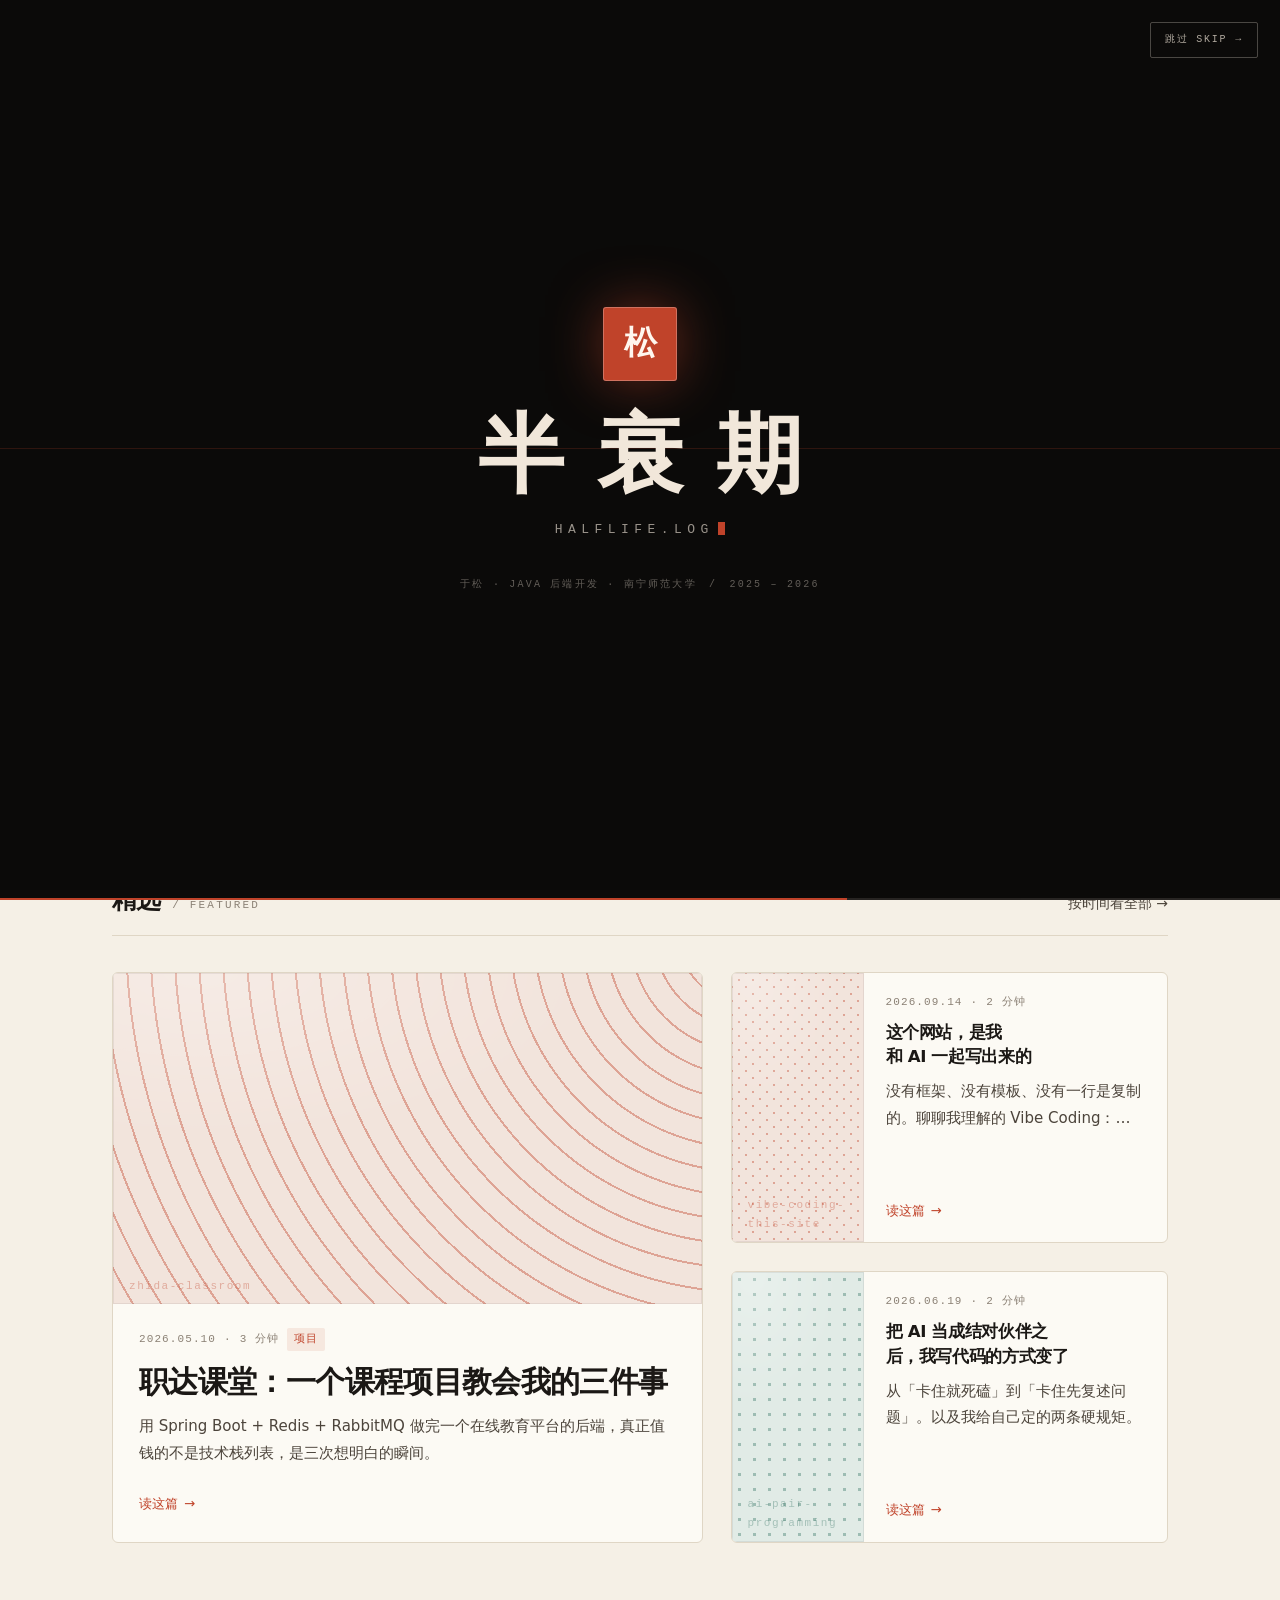
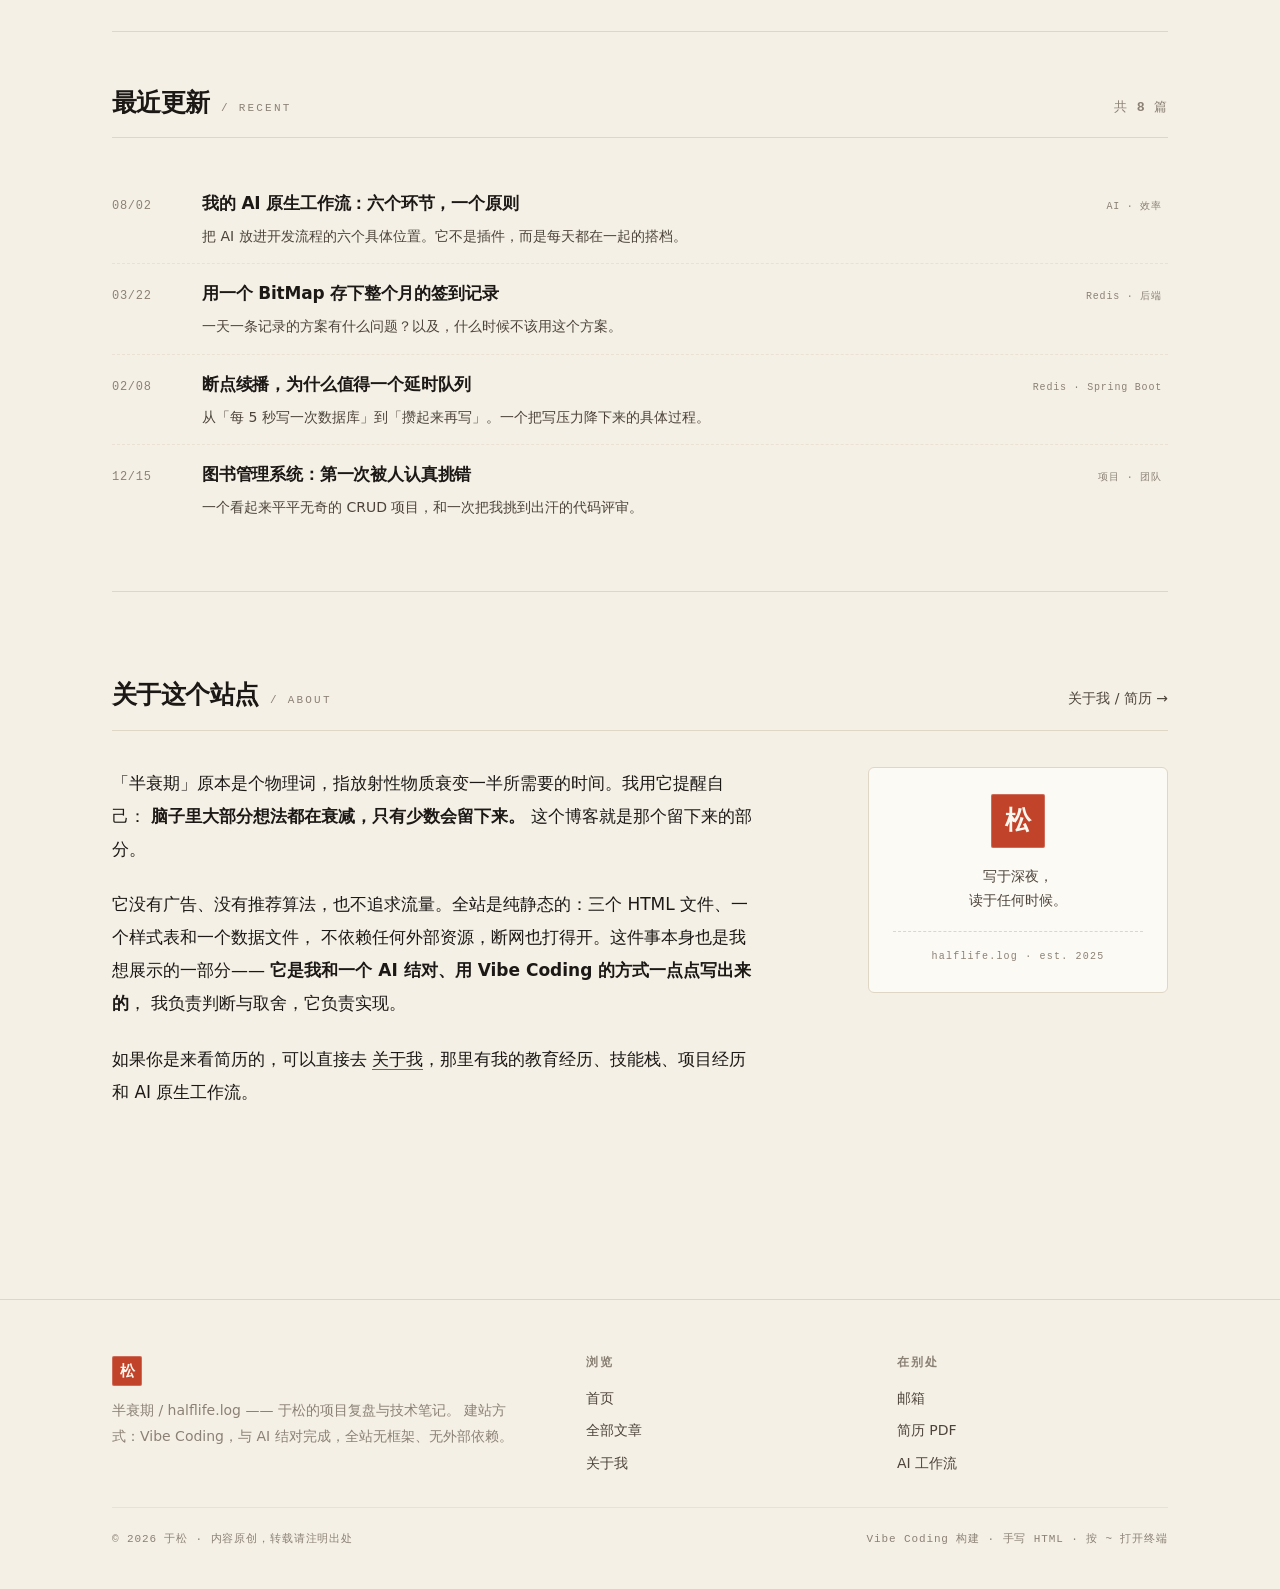
<file: docx/index.html>
<!doctype html>
<html lang="zh-CN" data-theme="light">
<head>
<meta charset="utf-8">
<meta name="viewport" content="width=device-width, initial-scale=1">
<title>于松 · Java 后端开发 · 半衰期</title>
<meta name="description" content="于松的个人站点：南宁师范大学软件工程本科在读，求职方向 Java 后端开发。项目复盘、技术笔记，以及一个把 AI 当日常搭档的人是怎么写代码的。">
<meta name="theme-color" content="#F5F0E6">
<meta name="author" content="于松">
<meta property="og:title" content="于松 · Java 后端开发">
<meta property="og:type" content="website">
<link rel="icon" href="data:image/svg+xml,%3Csvg xmlns='http://www.w3.org/2000/svg' viewBox='0 0 64 64'%3E%3Crect width='64' height='64' rx='7' fill='%23C0432A'/%3E%3Ctext x='32' y='46' font-size='40' text-anchor='middle' fill='%23FFF6EE' font-family='Songti SC,SimSun,serif'%3E%E6%9D%BE%3C/text%3E%3C/svg%3E">
<link rel="stylesheet" href="assets/css/style.css">
<link rel="stylesheet" href="assets/css/cinema.css">
<script>
/* 在首次绘制前定好主题，避免白闪 */
(function () {
  try {
    var t = localStorage.getItem('hl-theme');
    var q = location.search.match(/[?&]theme=(dark|light)/);
    if (q) t = q[1];
    if (!t && window.matchMedia && window.matchMedia('(prefers-color-scheme: dark)').matches) t = 'dark';
    if (t) document.documentElement.setAttribute('data-theme', t);
  } catch (e) {}
})();
</script>
</head>
<body data-page="home">

<a class="sr-only" href="#main">跳到正文</a>

<!-- 页头 ================================================================ -->
<header class="site-head">
  <div class="wrap head-inner">
    <a class="brand" href="index.html" aria-label="于松 首页">
      <span class="seal-mark" aria-hidden="true">松</span>
      <span class="brand-text">
        <strong>于松</strong>
        <em>halflife.log</em>
      </span>
    </a>

    <nav class="site-nav" aria-label="主导航">
      <a href="index.html" aria-current="page">首页</a>
      <a href="archive.html">文章</a>
      <a href="about.html">关于</a>
    </nav>

    <div class="head-tools">
      <button class="icon-btn is-text" type="button" data-term aria-label="打开终端彩蛋" title="终端（快捷键 `）">~</button>
      <button class="icon-btn js-theme" type="button" aria-label="切换主题" title="切换主题（快捷键 T）">
        <svg class="i-moon" viewBox="0 0 24 24" fill="none" stroke="currentColor" stroke-width="1.6" aria-hidden="true"><path d="M20 14.5A8.5 8.5 0 1 1 9.5 4a7 7 0 0 0 10.5 10.5Z" stroke-linecap="round" stroke-linejoin="round"/></svg>
        <svg class="i-sun" viewBox="0 0 24 24" fill="none" stroke="currentColor" stroke-width="1.6" aria-hidden="true"><circle cx="12" cy="12" r="4"/><path d="M12 2v2M12 20v2M4.9 4.9l1.4 1.4M17.7 17.7l1.4 1.4M2 12h2M20 12h2M4.9 19.1l1.4-1.4M17.7 6.3l1.4-1.4" stroke-linecap="round"/></svg>
      </button>
    </div>
  </div>
  <div class="scroll-line" aria-hidden="true"></div>
</header>

<main id="main">

  <!-- 开场 ============================================================== -->
  <section class="hero">
    <div class="wrap hero-grid">
      <div class="hero-main">
        <p class="kicker">Java 后端开发 · 2027 届 · 南宁师范大学</p>
        <h1>把系统做稳，<br><span class="hl">把问题想透</span>。</h1>
        <p class="lede">
          我是于松，软件工程专业本科在读。这里放着我的项目复盘、踩过的坑，
          以及一个把 AI 当成日常搭档的人，是怎么写代码的。
        </p>
        <div class="hero-actions">
          <a class="btn" href="#featured">看我的项目 <span aria-hidden="true">→</span></a>
          <a class="btn btn--ghost" href="archive.html">全部文章</a>
          <a class="btn btn--ghost" href="about.html">关于我 / 简历</a>
        </div>
        <p class="marginalia">↑ 这句话是我在改第八版简历的那个晚上定下来的</p>
      </div>

      <aside class="now-card" aria-labelledby="now-title">
        <div class="now-head">
          <span class="dot" aria-hidden="true"></span>
          <span id="now-title">此刻 / now</span>
        </div>
        <ul class="now-list">
          <li><b>在找</b><span>2027 届 Java 后端开发实习 / 校招机会，随时可聊</span></li>
          <li><b>在做</b><span>把职达课堂的问答模块重构成更清晰的分层，并补上一批单元测试</span></li>
          <li><b>在学</b><span>Spring Cloud 的分布式事务，以及把大模型能力接进业务系统的后端写法</span></li>
          <li><b>在用</b><span>AI 结对开发已经是每天的默认工作方式，从需求拆解到 Code Review</span></li>
        </ul>
        <p class="now-foot">last updated · 2026-09-16</p>
      </aside>

      <div class="hero-side" aria-hidden="true">
        <span class="seal-mark">印</span>
        <span class="vertical">夜行手记</span>
      </div>
    </div>
  </section>

  <!-- 精选 ============================================================== -->
  <section class="sec" id="featured">
    <div class="wrap">
      <div class="sec-head">
        <h2 class="sec-title">精选 <span class="en">/ featured</span></h2>
        <a class="sec-more" href="archive.html">按时间看全部 →</a>
      </div>
      <div class="feature-grid" data-featured></div>
    </div>
  </section>

  <div class="wrap"><hr class="rule"></div>

  <!-- 最近 ============================================================== -->
  <section class="sec sec--tight">
    <div class="wrap">
      <div class="sec-head">
        <h2 class="sec-title">最近更新 <span class="en">/ recent</span></h2>
        <span class="mono muted">共 <b data-count>8</b> 篇</span>
      </div>
      <ul class="post-list" data-recent></ul>
    </div>
  </section>

  <div class="wrap"><hr class="rule"></div>

  <!-- 关于本站 ========================================================== -->
  <section class="sec">
    <div class="wrap">
      <div class="sec-head">
        <h2 class="sec-title">关于这个站点 <span class="en">/ about</span></h2>
        <a class="sec-more" href="about.html">关于我 / 简历 →</a>
      </div>

      <div class="about-grid">
        <div class="about-body">
          <p>
            「半衰期」原本是个物理词，指放射性物质衰变一半所需要的时间。我用它提醒自己：
            <strong>脑子里大部分想法都在衰减，只有少数会留下来。</strong>
            这个博客就是那个留下来的部分。
          </p>
          <p>
            它没有广告、没有推荐算法，也不追求流量。全站是纯静态的：三个 HTML 文件、一个样式表和一个数据文件，
            不依赖任何外部资源，断网也打得开。这件事本身也是我想展示的一部分——
            <strong>它是我和一个 AI 结对、用 Vibe Coding 的方式一点点写出来的</strong>，
            我负责判断与取舍，它负责实现。
          </p>
          <p>
            如果你是来看简历的，可以直接去
            <a href="about.html">关于我</a>，那里有我的教育经历、技能栈、项目经历和 AI 原生工作流。
          </p>
        </div>

        <aside class="stamp-card">
          <span class="seal-mark" aria-hidden="true">松</span>
          <p>写于深夜，<br>读于任何时候。</p>
          <p class="sig">halflife.log · est. 2025</p>
        </aside>
      </div>
    </div>
  </section>

</main>

<!-- 页脚 ================================================================ -->
<footer class="site-foot">
  <div class="wrap">
    <div class="foot-grid">
      <div class="foot-brand">
        <span class="seal-mark" aria-hidden="true">松</span>
        <p>
          半衰期 / halflife.log —— 于松的项目复盘与技术笔记。
          建站方式：Vibe Coding，与 AI 结对完成，全站无框架、无外部依赖。
        </p>
      </div>
      <div class="foot-col">
        <h4>浏览</h4>
        <ul>
          <li><a href="index.html">首页</a></li>
          <li><a href="archive.html">全部文章</a></li>
          <li><a href="about.html">关于我</a></li>
        </ul>
      </div>
      <div class="foot-col">
        <h4>在别处</h4>
        <ul>
          <li><a href="mailto:17615124530@163.com">邮箱</a></li>
          <li><a href="assets/yu-song-resume.pdf" download>简历 PDF</a></li>
          <!-- TODO: 换成你的 GitHub 主页，例如 https://github.com/yourname -->
          <li><a href="post.html?p=ai-native-workflow">AI 工作流</a></li>
        </ul>
      </div>
    </div>
    <div class="foot-base">
      <span>© 2026 于松 · 内容原创，转载请注明出处</span>
      <span>Vibe Coding 构建 · 手写 HTML · 按 ~ 打开终端</span>
    </div>
  </div>
</footer>

<button class="to-top" type="button" aria-label="回到顶部">
  <svg viewBox="0 0 24 24" fill="none" stroke="currentColor" stroke-width="1.8" aria-hidden="true"><path d="M12 19V5M5 12l7-7 7 7" stroke-linecap="round" stroke-linejoin="round"/></svg>
</button>

<!-- 终端彩蛋 ============================================================ -->
<div class="term" role="dialog" aria-label="终端" aria-hidden="true">
  <div class="term-window">
    <div class="term-bar">
      <span class="lights" aria-hidden="true"><i></i><i></i><i></i></span>
      <span>yusong@halflife: ~</span>
    </div>
    <div class="term-body"></div>
    <div class="term-input-row">
      <span class="ps1">$</span>
      <input type="text" aria-label="输入命令" spellcheck="false" autocomplete="off" placeholder="输入 help 看可用命令">
    </div>
  </div>
</div>

<script src="assets/js/posts.js"></script>
<script src="assets/js/site.js"></script>
<script src="assets/js/cinema.js"></script>
</body>
</html>
</file>
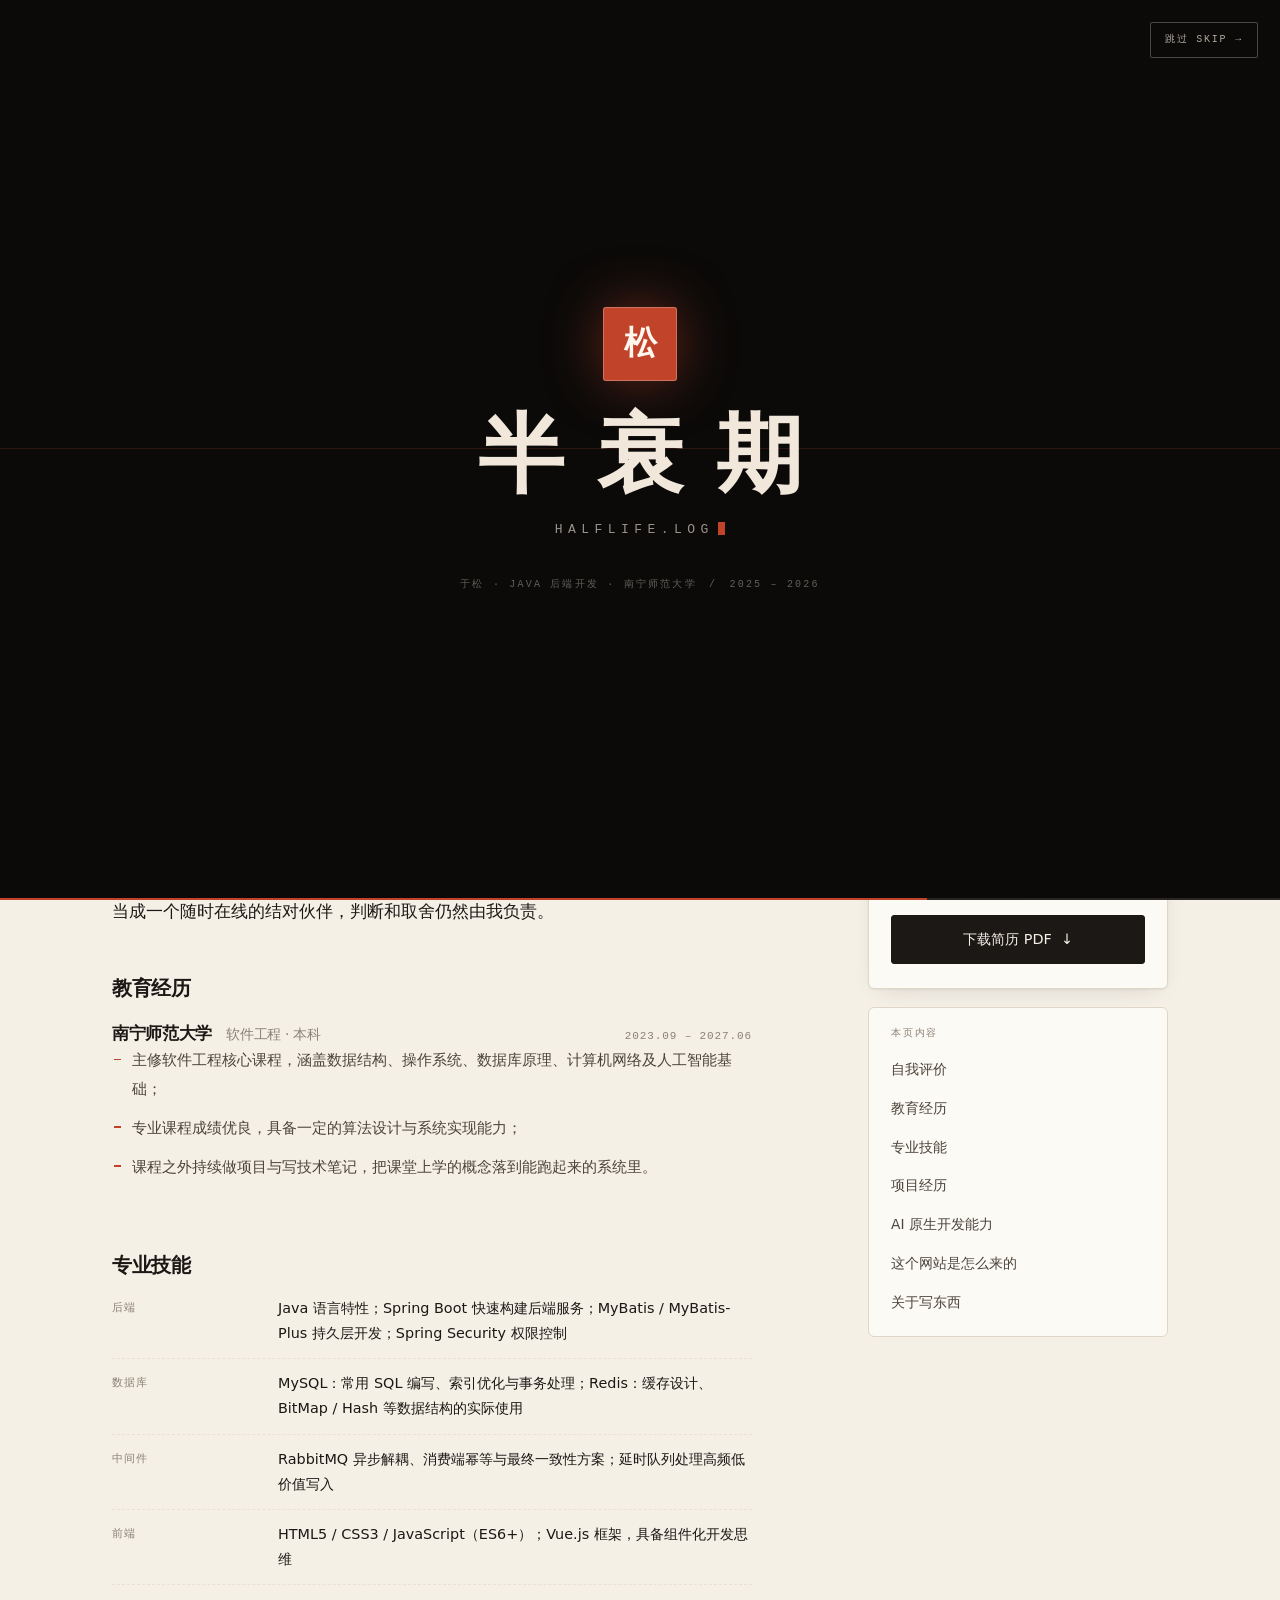
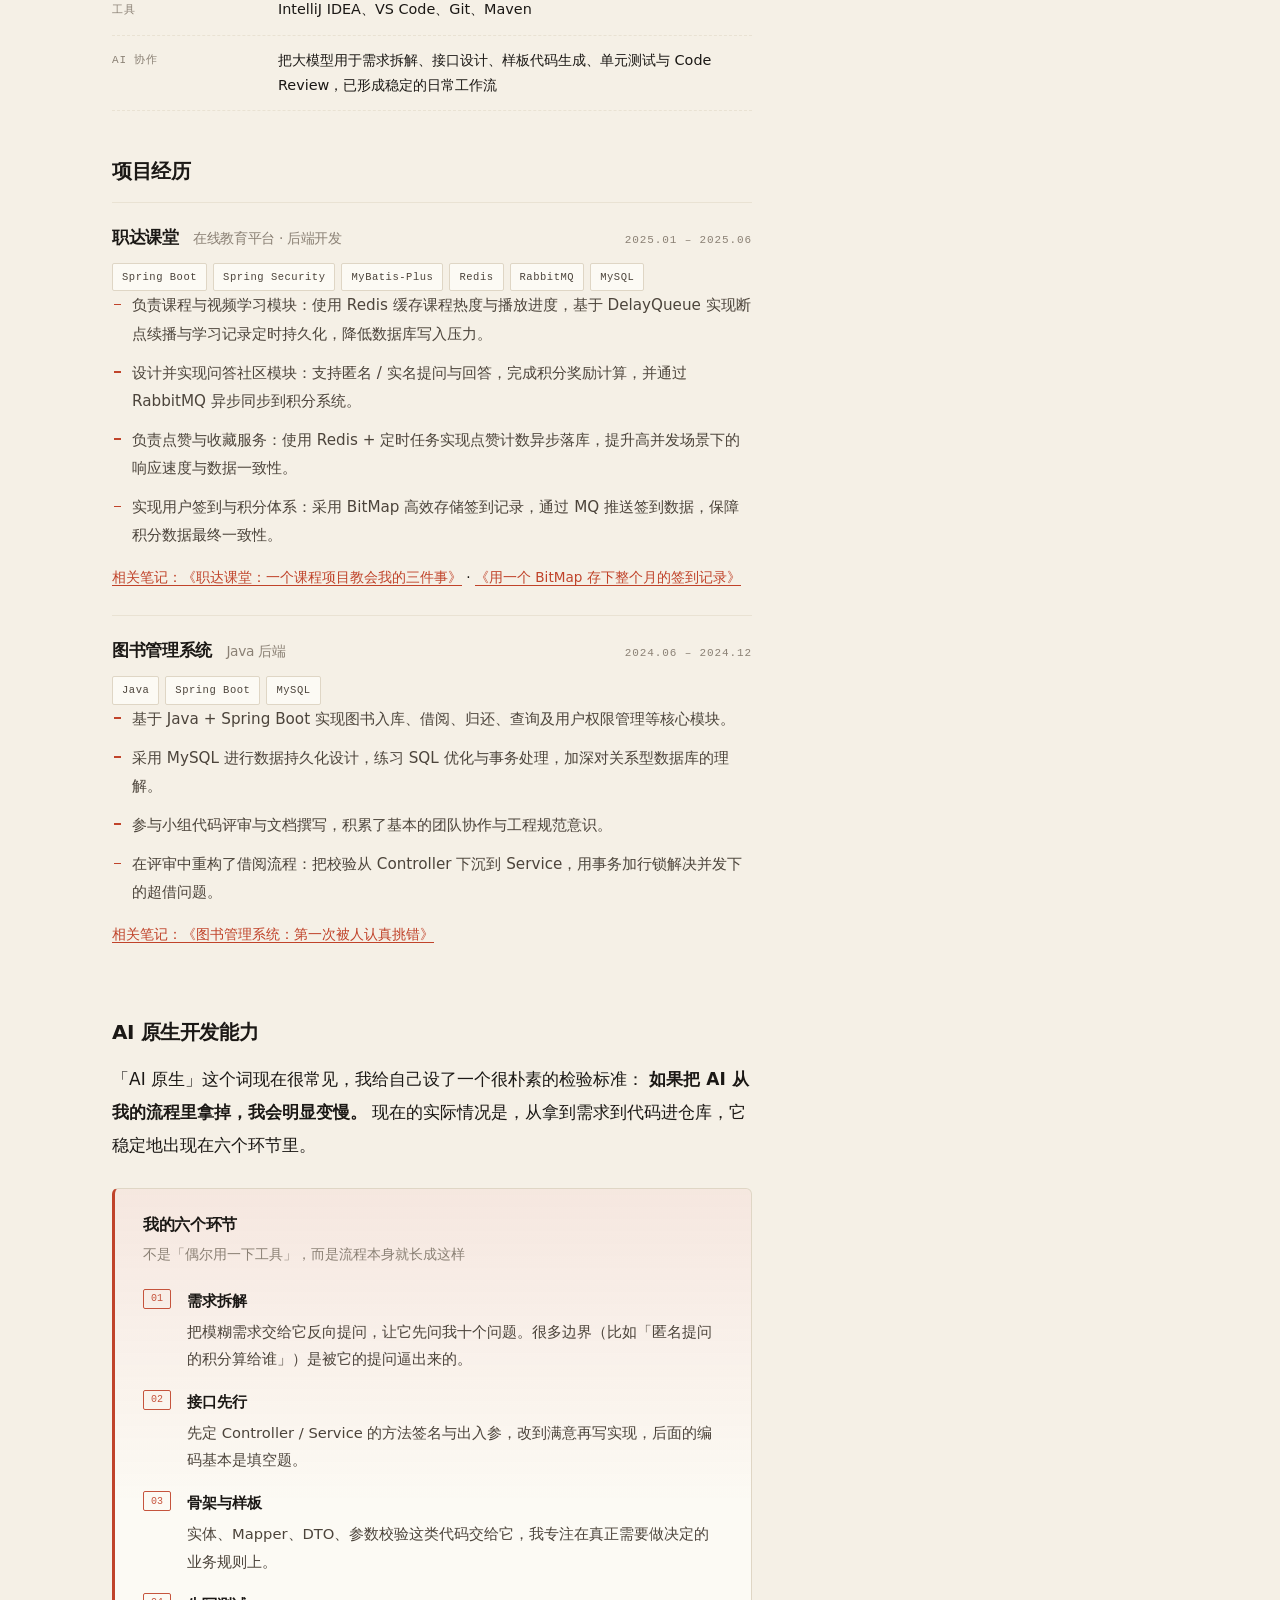
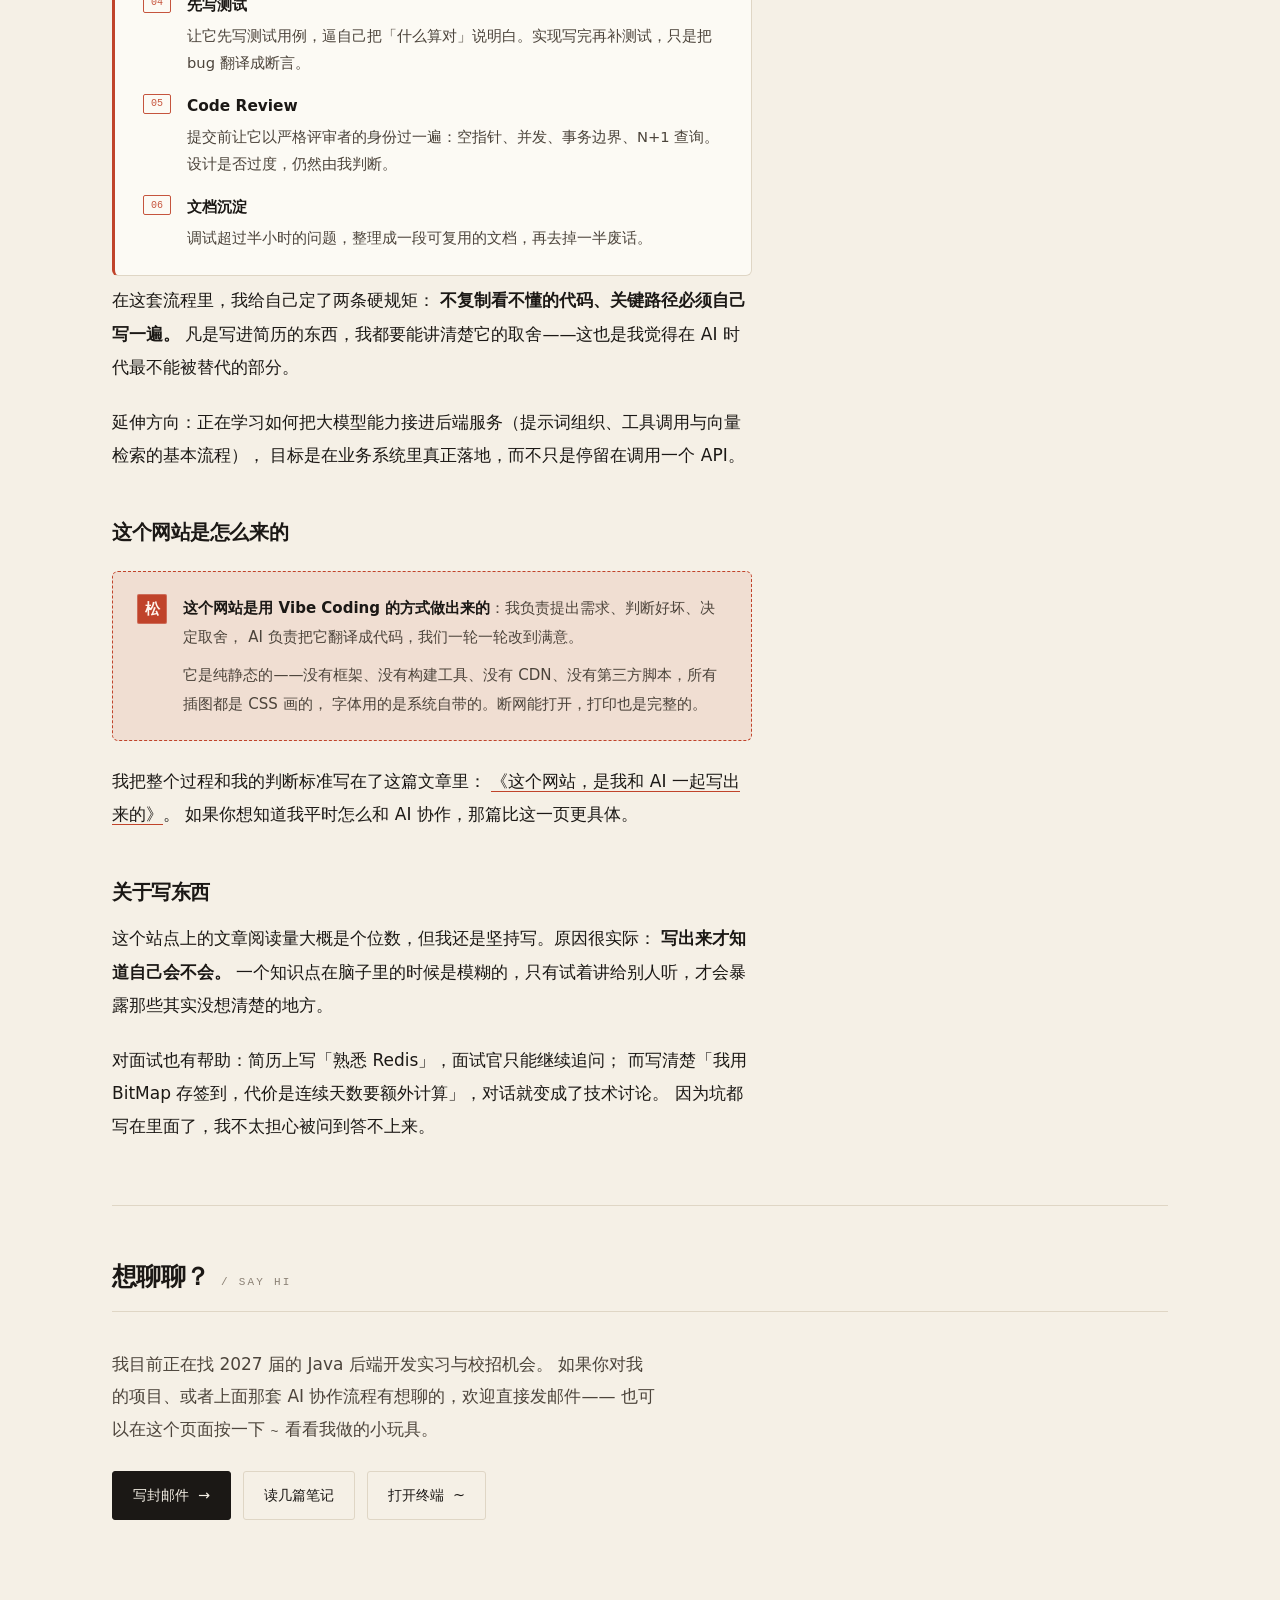
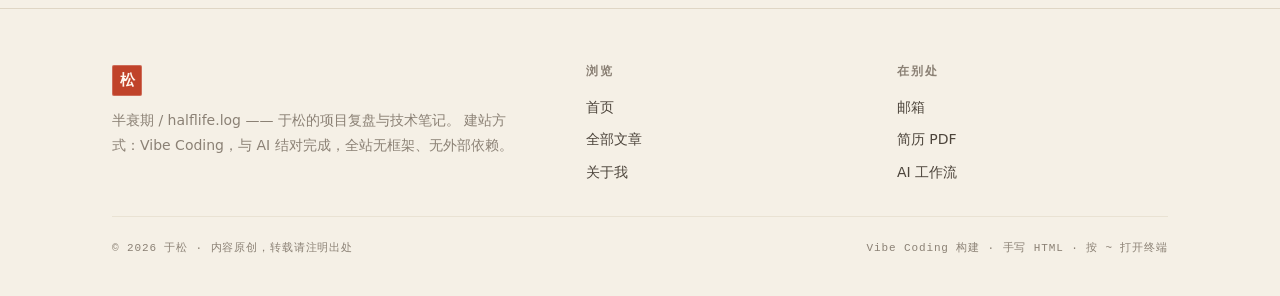
<file: docx/about.html>
<!doctype html>
<html lang="zh-CN" data-theme="light">
<head>
<meta charset="utf-8">
<meta name="viewport" content="width=device-width, initial-scale=1">
<title>关于我 · 于松 · Java 后端开发</title>
<meta name="description" content="于松，南宁师范大学软件工程本科在读，求职方向 Java 后端开发。项目经历、专业技能、AI 原生开发工作流，以及这个网站是怎么用 Vibe Coding 做出来的。">
<meta name="theme-color" content="#F5F0E6">
<meta name="author" content="于松">
<link rel="icon" href="data:image/svg+xml,%3Csvg xmlns='http://www.w3.org/2000/svg' viewBox='0 0 64 64'%3E%3Crect width='64' height='64' rx='7' fill='%23C0432A'/%3E%3Ctext x='32' y='46' font-size='40' text-anchor='middle' fill='%23FFF6EE' font-family='Songti SC,SimSun,serif'%3E%E6%9D%BE%3C/text%3E%3C/svg%3E">
<link rel="stylesheet" href="assets/css/style.css">
<link rel="stylesheet" href="assets/css/cinema.css">
<script>
(function () {
  try {
    var t = localStorage.getItem('hl-theme');
    var q = location.search.match(/[?&]theme=(dark|light)/);
    if (q) t = q[1];
    if (!t && window.matchMedia && window.matchMedia('(prefers-color-scheme: dark)').matches) t = 'dark';
    if (t) document.documentElement.setAttribute('data-theme', t);
  } catch (e) {}
})();
</script>
</head>
<body data-page="about">

<a class="sr-only" href="#main">跳到正文</a>

<header class="site-head">
  <div class="wrap head-inner">
    <a class="brand" href="index.html" aria-label="于松 首页">
      <span class="seal-mark" aria-hidden="true">松</span>
      <span class="brand-text">
        <strong>于松</strong>
        <em>halflife.log</em>
      </span>
    </a>

    <nav class="site-nav" aria-label="主导航">
      <a href="index.html">首页</a>
      <a href="archive.html">文章</a>
      <a href="about.html" aria-current="page">关于</a>
    </nav>

    <div class="head-tools">
      <button class="icon-btn is-text" type="button" data-term aria-label="打开终端彩蛋" title="终端（快捷键 `）">~</button>
      <button class="icon-btn js-theme" type="button" aria-label="切换主题" title="切换主题（快捷键 T）">
        <svg class="i-moon" viewBox="0 0 24 24" fill="none" stroke="currentColor" stroke-width="1.6" aria-hidden="true"><path d="M20 14.5A8.5 8.5 0 1 1 9.5 4a7 7 0 0 0 10.5 10.5Z" stroke-linecap="round" stroke-linejoin="round"/></svg>
        <svg class="i-sun" viewBox="0 0 24 24" fill="none" stroke="currentColor" stroke-width="1.6" aria-hidden="true"><circle cx="12" cy="12" r="4"/><path d="M12 2v2M12 20v2M4.9 4.9l1.4 1.4M17.7 17.7l1.4 1.4M2 12h2M20 12h2M4.9 19.1l1.4-1.4M17.7 6.3l1.4-1.4" stroke-linecap="round"/></svg>
      </button>
    </div>
  </div>
  <div class="scroll-line" aria-hidden="true"></div>
</header>

<main id="main">

  <!-- 页头 ============================================================= -->
  <section class="page-head">
    <div class="wrap">
      <p class="kicker">About · 关于我</p>
      <h1>于松<span class="h1-sub">软件工程本科在读 · Java 后端开发方向</span></h1>
      <p class="lede">
        我系统学过数据结构、操作系统、数据库和计算机网络，也把 Spring Boot 这一套从需求分析、
        系统设计到测试调试完整走过几遍。做项目时我有一个固定习惯：<strong>先把数据怎么流想清楚，再动手写代码。</strong>
      </p>

      <div class="pill-row">
        <span class="status-pill"><span class="dot" aria-hidden="true"></span>求职中 · 2027 届实习 / 校招</span>
        <span class="status-pill status-pill--ai"><span class="dot" aria-hidden="true"></span>本站由 Vibe Coding 构建</span>
      </div>

      <ul class="fact-row">
        <li><b>求职意向</b><span>Java 后端开发工程师</span></li>
        <li><b>教育背景</b><span>南宁师范大学 · 软件工程 · 本科</span></li>
        <li><b>在校时间</b><span>2023.09 – 2027.06</span></li>
        <li><b>所在地</b><span>辽宁大连（可接受异地实习）</span></li>
      </ul>
    </div>
  </section>

  <!-- 正文 ============================================================= -->
  <div class="wrap">
    <div class="about-grid">
      <div class="about-body">

        <h2 id="self">自我评价</h2>
        <p>
          软件工程专业本科在读，方向是 Java 后端开发。系统学习过数据结构、操作系统、数据库原理及
          Java 后端开发相关课程，具备扎实的编程基础与软件工程思维；在校期间多次参与课程项目，
          熟悉从需求分析、系统设计、编码实现到测试调试的完整开发流程。
        </p>
        <p>
          学习能力强，上手新技术快。除此之外，我有一个自己比较看重的能力：
          <strong>我已经把 AI 融进了日常开发流程</strong>——用大模型做需求拆解、生成骨架、写测试用例、
          以及提交前的第一轮代码评审。我理解的「会用 AI 写代码」不是让它替我思考，
          而是把它当成一个随时在线的结对伙伴，判断和取舍仍然由我负责。
        </p>

        <h2 id="edu">教育经历</h2>
        <div class="cv-entry">
          <div class="cv-head">
            <h3>南宁师范大学 <em>软件工程 · 本科</em></h3>
            <span class="cv-time">2023.09 – 2027.06</span>
          </div>
          <ul class="cv-points">
            <li>主修软件工程核心课程，涵盖数据结构、操作系统、数据库原理、计算机网络及人工智能基础；</li>
            <li>专业课程成绩优良，具备一定的算法设计与系统实现能力；</li>
            <li>课程之外持续做项目与写技术笔记，把课堂上学的概念落到能跑起来的系统里。</li>
          </ul>
        </div>

        <h2 id="skill">专业技能</h2>
        <ul class="kbd-list">
          <li><b>后端</b><span>Java 语言特性；Spring Boot 快速构建后端服务；MyBatis / MyBatis-Plus 持久层开发；Spring Security 权限控制</span></li>
          <li><b>数据库</b><span>MySQL：常用 SQL 编写、索引优化与事务处理；Redis：缓存设计、BitMap / Hash 等数据结构的实际使用</span></li>
          <li><b>中间件</b><span>RabbitMQ 异步解耦、消费端幂等与最终一致性方案；延时队列处理高频低价值写入</span></li>
          <li><b>前端</b><span>HTML5 / CSS3 / JavaScript（ES6+）；Vue.js 框架，具备组件化开发思维</span></li>
          <li><b>工具</b><span>IntelliJ IDEA、VS Code、Git、Maven</span></li>
          <li><b>AI 协作</b><span>把大模型用于需求拆解、接口设计、样板代码生成、单元测试与 Code Review，已形成稳定的日常工作流</span></li>
        </ul>

        <h2 id="projects">项目经历</h2>

        <div class="cv-entry">
          <div class="cv-head">
            <h3>职达课堂 <em>在线教育平台 · 后端开发</em></h3>
            <span class="cv-time">2025.01 – 2025.06</span>
          </div>
          <p class="cv-stack">
            <span>Spring Boot</span><span>Spring Security</span><span>MyBatis-Plus</span>
            <span>Redis</span><span>RabbitMQ</span><span>MySQL</span>
          </p>
          <ul class="cv-points">
            <li>负责课程与视频学习模块：使用 Redis 缓存课程热度与播放进度，基于 DelayQueue 实现断点续播与学习记录定时持久化，降低数据库写入压力。</li>
            <li>设计并实现问答社区模块：支持匿名 / 实名提问与回答，完成积分奖励计算，并通过 RabbitMQ 异步同步到积分系统。</li>
            <li>负责点赞与收藏服务：使用 Redis + 定时任务实现点赞计数异步落库，提升高并发场景下的响应速度与数据一致性。</li>
            <li>实现用户签到与积分体系：采用 BitMap 高效存储签到记录，通过 MQ 推送签到数据，保障积分数据最终一致性。</li>
          </ul>
          <p class="cv-links">
            <a href="post.html?p=zhida-classroom">相关笔记：《职达课堂：一个课程项目教会我的三件事》</a> ·
            <a href="post.html?p=bitmap-signin">《用一个 BitMap 存下整个月的签到记录》</a>
          </p>
        </div>

        <div class="cv-entry">
          <div class="cv-head">
            <h3>图书管理系统 <em>Java 后端</em></h3>
            <span class="cv-time">2024.06 – 2024.12</span>
          </div>
          <p class="cv-stack"><span>Java</span><span>Spring Boot</span><span>MySQL</span></p>
          <ul class="cv-points">
            <li>基于 Java + Spring Boot 实现图书入库、借阅、归还、查询及用户权限管理等核心模块。</li>
            <li>采用 MySQL 进行数据持久化设计，练习 SQL 优化与事务处理，加深对关系型数据库的理解。</li>
            <li>参与小组代码评审与文档撰写，积累了基本的团队协作与工程规范意识。</li>
            <li>在评审中重构了借阅流程：把校验从 Controller 下沉到 Service，用事务加行锁解决并发下的超借问题。</li>
          </ul>
          <p class="cv-links">
            <a href="post.html?p=library-system-review">相关笔记：《图书管理系统：第一次被人认真挑错》</a>
          </p>
        </div>

        <h2 id="ai">AI 原生开发能力</h2>
        <p>
          「AI 原生」这个词现在很常见，我给自己设了一个很朴素的检验标准：
          <strong>如果把 AI 从我的流程里拿掉，我会明显变慢。</strong>
          现在的实际情况是，从拿到需求到代码进仓库，它稳定地出现在六个环节里。
        </p>

        <div class="ai-panel">
          <h3>我的六个环节</h3>
          <p class="ai-sub">不是「偶尔用一下工具」，而是流程本身就长成这样</p>
          <ol class="ai-list">
            <li>
              <b>需求拆解</b>
              <p>把模糊需求交给它反向提问，让它先问我十个问题。很多边界（比如「匿名提问的积分算给谁」）是被它的提问逼出来的。</p>
            </li>
            <li>
              <b>接口先行</b>
              <p>先定 Controller / Service 的方法签名与出入参，改到满意再写实现，后面的编码基本是填空题。</p>
            </li>
            <li>
              <b>骨架与样板</b>
              <p>实体、Mapper、DTO、参数校验这类代码交给它，我专注在真正需要做决定的业务规则上。</p>
            </li>
            <li>
              <b>先写测试</b>
              <p>让它先写测试用例，逼自己把「什么算对」说明白。实现写完再补测试，只是把 bug 翻译成断言。</p>
            </li>
            <li>
              <b>Code Review</b>
              <p>提交前让它以严格评审者的身份过一遍：空指针、并发、事务边界、N+1 查询。设计是否过度，仍然由我判断。</p>
            </li>
            <li>
              <b>文档沉淀</b>
              <p>调试超过半小时的问题，整理成一段可复用的文档，再去掉一半废话。</p>
            </li>
          </ol>
        </div>

        <p>
          在这套流程里，我给自己定了两条硬规矩：
          <strong>不复制看不懂的代码、关键路径必须自己写一遍。</strong>
          凡是写进简历的东西，我都要能讲清楚它的取舍——这也是我觉得在 AI 时代最不能被替代的部分。
        </p>
        <p>
          延伸方向：正在学习如何把大模型能力接进后端服务（提示词组织、工具调用与向量检索的基本流程），
          目标是在业务系统里真正落地，而不只是停留在调用一个 API。
        </p>

        <h2 id="built">这个网站是怎么来的</h2>

        <div class="vibe-note">
          <span class="seal-mark" aria-hidden="true">松</span>
          <div>
            <p>
              <b>这个网站是用 Vibe Coding 的方式做出来的</b>：我负责提出需求、判断好坏、决定取舍，
              AI 负责把它翻译成代码，我们一轮一轮改到满意。
            </p>
            <p>
              它是纯静态的——没有框架、没有构建工具、没有 CDN、没有第三方脚本，所有插图都是 CSS 画的，
              字体用的是系统自带的。断网能打开，打印也是完整的。
            </p>
          </div>
        </div>

        <p style="margin-top:24px">
          我把整个过程和我的判断标准写在了这篇文章里：
          <a href="post.html?p=vibe-coding-this-site">《这个网站，是我和 AI 一起写出来的》</a>。
          如果你想知道我平时怎么和 AI 协作，那篇比这一页更具体。
        </p>

        <h2 id="writing">关于写东西</h2>
        <p>
          这个站点上的文章阅读量大概是个位数，但我还是坚持写。原因很实际：
          <strong>写出来才知道自己会不会。</strong>
          一个知识点在脑子里的时候是模糊的，只有试着讲给别人听，才会暴露那些其实没想清楚的地方。
        </p>
        <p>
          对面试也有帮助：简历上写「熟悉 Redis」，面试官只能继续追问；
          而写清楚「我用 BitMap 存签到，代价是连续天数要额外计算」，对话就变成了技术讨论。
          因为坑都写在里面了，我不太担心被问到答不上来。
        </p>
      </div>

      <!-- 侧栏 =========================================================== -->
      <aside class="rail">
        <div class="card-lite">
          <h4>联系方式</h4>
          <ul class="contact-list">
            <li>
              <b>邮箱</b>
              <a href="mailto:17615124530@163.com">17615124530@163.com</a>
            </li>
            <li>
              <b>所在地</b>
              <span>辽宁大连</span>
            </li>
            <li>
              <b>求职意向</b>
              <span>Java 后端开发 · 2027 届</span>
            </li>
            <li>
              <b>到岗时间</b>
              <span>可实习时间灵活，寒暑假可长期</span>
            </li>
          </ul>
          <a class="btn" href="assets/yu-song-resume.pdf" download>下载简历 PDF <span aria-hidden="true">↓</span></a>
        </div>

        <nav class="rail-nav" aria-label="本页内容">
          <h4>本页内容</h4>
          <ol>
            <li><a href="#self">自我评价</a></li>
            <li><a href="#edu">教育经历</a></li>
            <li><a href="#skill">专业技能</a></li>
            <li><a href="#projects">项目经历</a></li>
            <li><a href="#ai">AI 原生开发能力</a></li>
            <li><a href="#built">这个网站是怎么来的</a></li>
            <li><a href="#writing">关于写东西</a></li>
          </ol>
        </nav>
      </aside>
    </div>

    <hr class="rule" style="margin-bottom:56px">

    <div class="sec-head">
      <h2 class="sec-title">想聊聊？ <span class="en">/ say hi</span></h2>
    </div>
    <p style="max-width:34rem;color:var(--ink-2);line-height:1.9">
      我目前正在找 2027 届的 Java 后端开发实习与校招机会。
      如果你对我的项目、或者上面那套 AI 协作流程有想聊的，欢迎直接发邮件——
      也可以在这个页面按一下 <span class="mono">~</span> 看看我做的小玩具。
    </p>
    <p style="margin:26px 0 88px;display:flex;gap:12px;flex-wrap:wrap">
      <a class="btn" href="mailto:17615124530@163.com">写封邮件 <span aria-hidden="true">→</span></a>
      <a class="btn btn--ghost" href="archive.html">读几篇笔记</a>
      <button class="btn btn--ghost" type="button" data-term>打开终端 <span aria-hidden="true">~</span></button>
    </p>
  </div>
</main>

<footer class="site-foot">
  <div class="wrap">
    <div class="foot-grid">
      <div class="foot-brand">
        <span class="seal-mark" aria-hidden="true">松</span>
        <p>
          半衰期 / halflife.log —— 于松的项目复盘与技术笔记。
          建站方式：Vibe Coding，与 AI 结对完成，全站无框架、无外部依赖。
        </p>
      </div>
      <div class="foot-col">
        <h4>浏览</h4>
        <ul>
          <li><a href="index.html">首页</a></li>
          <li><a href="archive.html">全部文章</a></li>
          <li><a href="about.html">关于我</a></li>
        </ul>
      </div>
      <div class="foot-col">
        <h4>在别处</h4>
        <ul>
          <li><a href="mailto:17615124530@163.com">邮箱</a></li>
          <li><a href="assets/yu-song-resume.pdf" download>简历 PDF</a></li>
          <!-- TODO: 换成你的 GitHub 主页，例如 https://github.com/yourname -->
          <li><a href="post.html?p=ai-native-workflow">AI 工作流</a></li>
        </ul>
      </div>
    </div>
    <div class="foot-base">
      <span>© 2026 于松 · 内容原创，转载请注明出处</span>
      <span>Vibe Coding 构建 · 手写 HTML · 按 ~ 打开终端</span>
    </div>
  </div>
</footer>

<button class="to-top" type="button" aria-label="回到顶部">
  <svg viewBox="0 0 24 24" fill="none" stroke="currentColor" stroke-width="1.8" aria-hidden="true"><path d="M12 19V5M5 12l7-7 7 7" stroke-linecap="round" stroke-linejoin="round"/></svg>
</button>

<div class="term" role="dialog" aria-label="终端" aria-hidden="true">
  <div class="term-window">
    <div class="term-bar">
      <span class="lights" aria-hidden="true"><i></i><i></i><i></i></span>
      <span>yusong@halflife: ~</span>
    </div>
    <div class="term-body"></div>
    <div class="term-input-row">
      <span class="ps1">$</span>
      <input type="text" aria-label="输入命令" spellcheck="false" autocomplete="off" placeholder="输入 help 看可用命令">
    </div>
  </div>
</div>

<script src="assets/js/posts.js"></script>
<script src="assets/js/site.js"></script>
<script src="assets/js/cinema.js"></script>
</body>
</html>
</file>
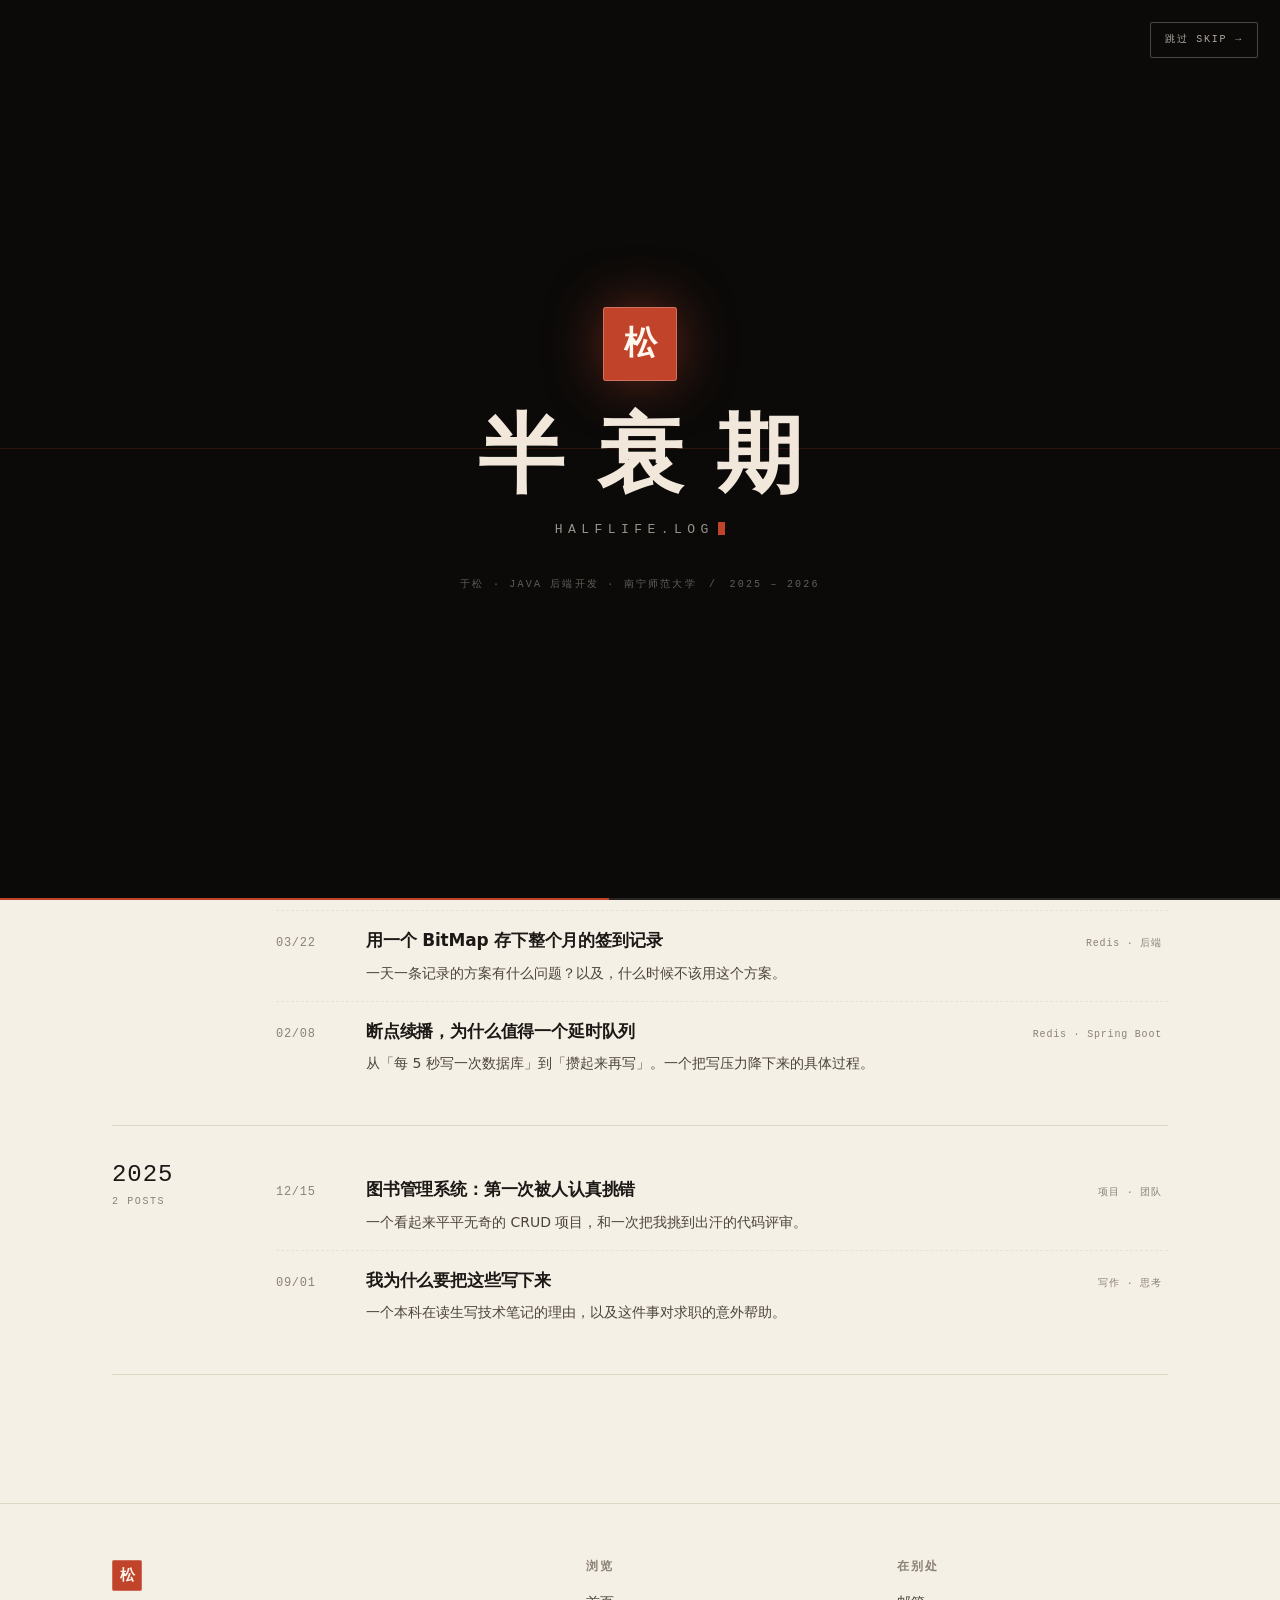
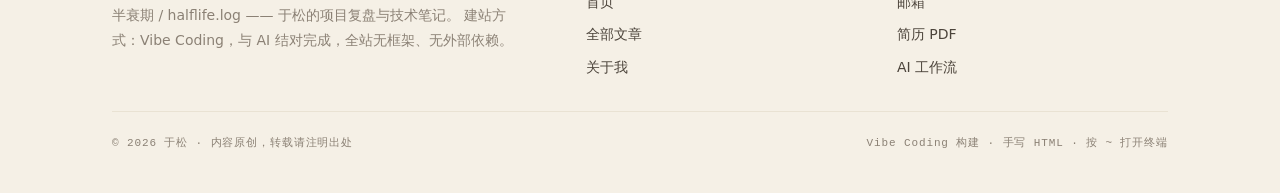
<file: docx/archive.html>
<!doctype html>
<html lang="zh-CN" data-theme="light">
<head>
<meta charset="utf-8">
<meta name="viewport" content="width=device-width, initial-scale=1">
<title>全部文章 · 于松</title>
<meta name="description" content="于松的技术笔记：项目复盘、Redis 与 Spring Boot 实践，以及 AI 原生开发工作流。">
<meta name="theme-color" content="#F5F0E6">
<link rel="icon" href="data:image/svg+xml,%3Csvg xmlns='http://www.w3.org/2000/svg' viewBox='0 0 64 64'%3E%3Crect width='64' height='64' rx='7' fill='%23C0432A'/%3E%3Ctext x='32' y='46' font-size='40' text-anchor='middle' fill='%23FFF6EE' font-family='Songti SC,SimSun,serif'%3E%E6%9D%BE%3C/text%3E%3C/svg%3E">
<meta name="author" content="于松">
<link rel="stylesheet" href="assets/css/style.css">
<link rel="stylesheet" href="assets/css/cinema.css">
<script>
(function () {
  try {
    var t = localStorage.getItem('hl-theme');
    var q = location.search.match(/[?&]theme=(dark|light)/);
    if (q) t = q[1];
    if (!t && window.matchMedia && window.matchMedia('(prefers-color-scheme: dark)').matches) t = 'dark';
    if (t) document.documentElement.setAttribute('data-theme', t);
  } catch (e) {}
})();
</script>
</head>
<body data-page="archive">

<a class="sr-only" href="#main">跳到正文</a>

<header class="site-head">
  <div class="wrap head-inner">
    <a class="brand" href="index.html" aria-label="于松 首页">
      <span class="seal-mark" aria-hidden="true">松</span>
      <span class="brand-text">
        <strong>于松</strong>
        <em>halflife.log</em>
      </span>
    </a>

    <nav class="site-nav" aria-label="主导航">
      <a href="index.html">首页</a>
      <a href="archive.html" aria-current="page">文章</a>
      <a href="about.html">关于</a>
    </nav>

    <div class="head-tools">
      <button class="icon-btn is-text" type="button" data-term aria-label="打开终端彩蛋" title="终端（快捷键 `）">~</button>
      <button class="icon-btn js-theme" type="button" aria-label="切换主题" title="切换主题（快捷键 T）">
        <svg class="i-moon" viewBox="0 0 24 24" fill="none" stroke="currentColor" stroke-width="1.6" aria-hidden="true"><path d="M20 14.5A8.5 8.5 0 1 1 9.5 4a7 7 0 0 0 10.5 10.5Z" stroke-linecap="round" stroke-linejoin="round"/></svg>
        <svg class="i-sun" viewBox="0 0 24 24" fill="none" stroke="currentColor" stroke-width="1.6" aria-hidden="true"><circle cx="12" cy="12" r="4"/><path d="M12 2v2M12 20v2M4.9 4.9l1.4 1.4M17.7 17.7l1.4 1.4M2 12h2M20 12h2M4.9 19.1l1.4-1.4M17.7 6.3l1.4-1.4" stroke-linecap="round"/></svg>
      </button>
    </div>
  </div>
  <div class="scroll-line" aria-hidden="true"></div>
</header>

<main id="main">
  <div class="page-head">
    <div class="wrap">
      <p class="kicker">Archive</p>
      <h1>全部文章</h1>
      <p class="lede">
        按时间倒序排列。写得不快，但每一篇都是我确实想清楚了才放上来的——
        大部分是项目复盘，也有一部分在讲我怎么和 AI 一起写代码。
      </p>
    </div>
  </div>

  <div class="wrap" style="padding-bottom:88px">
    <div class="toolbar">
      <label class="search">
        <svg viewBox="0 0 24 24" fill="none" stroke="currentColor" stroke-width="1.7" aria-hidden="true"><circle cx="11" cy="11" r="7"/><path d="m20 20-3.5-3.5" stroke-linecap="round"/></svg>
        <input type="search" data-search placeholder="搜索标题、摘要或标签" aria-label="搜索文章">
      </label>
      <div class="chips" data-chips role="group" aria-label="按标签筛选"></div>
    </div>

    <div data-archive></div>
  </div>
</main>

<footer class="site-foot">
  <div class="wrap">
    <div class="foot-grid">
      <div class="foot-brand">
        <span class="seal-mark" aria-hidden="true">松</span>
        <p>
          半衰期 / halflife.log —— 于松的项目复盘与技术笔记。
          建站方式：Vibe Coding，与 AI 结对完成，全站无框架、无外部依赖。
        </p>
      </div>
      <div class="foot-col">
        <h4>浏览</h4>
        <ul>
          <li><a href="index.html">首页</a></li>
          <li><a href="archive.html">全部文章</a></li>
          <li><a href="about.html">关于我</a></li>
        </ul>
      </div>
      <div class="foot-col">
        <h4>在别处</h4>
        <ul>
          <li><a href="mailto:17615124530@163.com">邮箱</a></li>
          <li><a href="assets/yu-song-resume.pdf" download>简历 PDF</a></li>
          <!-- TODO: 换成你的 GitHub 主页，例如 https://github.com/yourname -->
          <li><a href="post.html?p=ai-native-workflow">AI 工作流</a></li>
        </ul>
      </div>
    </div>
    <div class="foot-base">
      <span>© 2026 于松 · 内容原创，转载请注明出处</span>
      <span>Vibe Coding 构建 · 手写 HTML · 按 ~ 打开终端</span>
    </div>
  </div>
</footer>

<button class="to-top" type="button" aria-label="回到顶部">
  <svg viewBox="0 0 24 24" fill="none" stroke="currentColor" stroke-width="1.8" aria-hidden="true"><path d="M12 19V5M5 12l7-7 7 7" stroke-linecap="round" stroke-linejoin="round"/></svg>
</button>

<div class="term" role="dialog" aria-label="终端" aria-hidden="true">
  <div class="term-window">
    <div class="term-bar">
      <span class="lights" aria-hidden="true"><i></i><i></i><i></i></span>
      <span>yusong@halflife: ~</span>
    </div>
    <div class="term-body"></div>
    <div class="term-input-row">
      <span class="ps1">$</span>
      <input type="text" aria-label="输入命令" spellcheck="false" autocomplete="off" placeholder="输入 help 看可用命令">
    </div>
  </div>
</div>

<script src="assets/js/posts.js"></script>
<script src="assets/js/site.js"></script>
<script src="assets/js/cinema.js"></script>
</body>
</html>
</file>
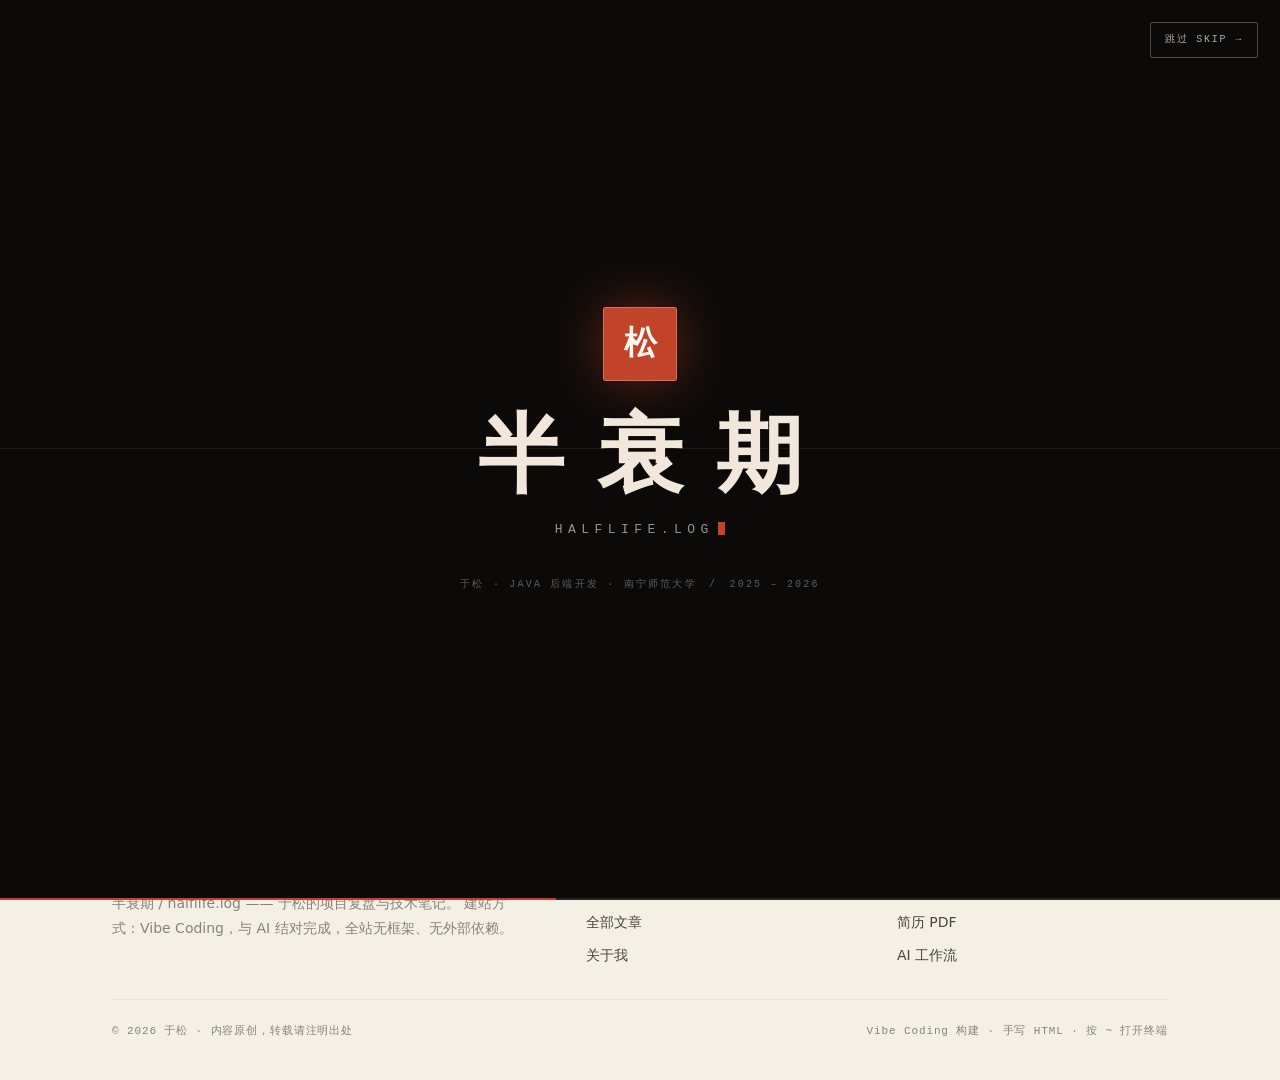
<file: docx/post.html>
<!doctype html>
<html lang="zh-CN" data-theme="light">
<head>
<meta charset="utf-8">
<meta name="viewport" content="width=device-width, initial-scale=1">
<title>正在载入… · 于松</title>
<meta name="description" content="于松的技术笔记正文。">
<meta name="theme-color" content="#F5F0E6">
<link rel="icon" href="data:image/svg+xml,%3Csvg xmlns='http://www.w3.org/2000/svg' viewBox='0 0 64 64'%3E%3Crect width='64' height='64' rx='7' fill='%23C0432A'/%3E%3Ctext x='32' y='46' font-size='40' text-anchor='middle' fill='%23FFF6EE' font-family='Songti SC,SimSun,serif'%3E%E6%9D%BE%3C/text%3E%3C/svg%3E">
<meta name="author" content="于松">
<link rel="stylesheet" href="assets/css/style.css">
<link rel="stylesheet" href="assets/css/cinema.css">
<script>
(function () {
  try {
    var t = localStorage.getItem('hl-theme');
    var q = location.search.match(/[?&]theme=(dark|light)/);
    if (q) t = q[1];
    if (!t && window.matchMedia && window.matchMedia('(prefers-color-scheme: dark)').matches) t = 'dark';
    if (t) document.documentElement.setAttribute('data-theme', t);
  } catch (e) {}
})();
</script>
</head>
<body data-page="post">

<div class="reading-bar" aria-hidden="true"></div>
<a class="sr-only" href="#main">跳到正文</a>

<header class="site-head">
  <div class="wrap head-inner">
    <a class="brand" href="index.html" aria-label="于松 首页">
      <span class="seal-mark" aria-hidden="true">松</span>
      <span class="brand-text">
        <strong>于松</strong>
        <em>halflife.log</em>
      </span>
    </a>

    <nav class="site-nav" aria-label="主导航">
      <a href="index.html">首页</a>
      <a href="archive.html">文章</a>
      <a href="about.html">关于</a>
    </nav>

    <div class="head-tools">
      <button class="icon-btn is-text" type="button" data-term aria-label="打开终端彩蛋" title="终端（快捷键 `）">~</button>
      <button class="icon-btn js-theme" type="button" aria-label="切换主题" title="切换主题（快捷键 T）">
        <svg class="i-moon" viewBox="0 0 24 24" fill="none" stroke="currentColor" stroke-width="1.6" aria-hidden="true"><path d="M20 14.5A8.5 8.5 0 1 1 9.5 4a7 7 0 0 0 10.5 10.5Z" stroke-linecap="round" stroke-linejoin="round"/></svg>
        <svg class="i-sun" viewBox="0 0 24 24" fill="none" stroke="currentColor" stroke-width="1.6" aria-hidden="true"><circle cx="12" cy="12" r="4"/><path d="M12 2v2M12 20v2M4.9 4.9l1.4 1.4M17.7 17.7l1.4 1.4M2 12h2M20 12h2M4.9 19.1l1.4-1.4M17.7 6.3l1.4-1.4" stroke-linecap="round"/></svg>
      </button>
    </div>
  </div>
  <div class="scroll-line" aria-hidden="true"></div>
</header>

<main id="main">
  <article>
    <div class="article-head">
      <div class="wrap" data-article></div>
    </div>

    <div class="wrap wrap--read">
      <div class="article-layout">
        <div class="prose" data-prose></div>

        <aside class="toc">
          <div data-toc></div>
          <div class="next-posts" data-more></div>
        </aside>
      </div>

      <div class="pn-nav" data-pn></div>
      <div style="height:88px"></div>
    </div>
  </article>
</main>

<footer class="site-foot">
  <div class="wrap">
    <div class="foot-grid">
      <div class="foot-brand">
        <span class="seal-mark" aria-hidden="true">松</span>
        <p>
          半衰期 / halflife.log —— 于松的项目复盘与技术笔记。
          建站方式：Vibe Coding，与 AI 结对完成，全站无框架、无外部依赖。
        </p>
      </div>
      <div class="foot-col">
        <h4>浏览</h4>
        <ul>
          <li><a href="index.html">首页</a></li>
          <li><a href="archive.html">全部文章</a></li>
          <li><a href="about.html">关于我</a></li>
        </ul>
      </div>
      <div class="foot-col">
        <h4>在别处</h4>
        <ul>
          <li><a href="mailto:17615124530@163.com">邮箱</a></li>
          <li><a href="assets/yu-song-resume.pdf" download>简历 PDF</a></li>
          <!-- TODO: 换成你的 GitHub 主页，例如 https://github.com/yourname -->
          <li><a href="post.html?p=ai-native-workflow">AI 工作流</a></li>
        </ul>
      </div>
    </div>
    <div class="foot-base">
      <span>© 2026 于松 · 内容原创，转载请注明出处</span>
      <span>Vibe Coding 构建 · 手写 HTML · 按 ~ 打开终端</span>
    </div>
  </div>
</footer>

<button class="to-top" type="button" aria-label="回到顶部">
  <svg viewBox="0 0 24 24" fill="none" stroke="currentColor" stroke-width="1.8" aria-hidden="true"><path d="M12 19V5M5 12l7-7 7 7" stroke-linecap="round" stroke-linejoin="round"/></svg>
</button>

<div class="term" role="dialog" aria-label="终端" aria-hidden="true">
  <div class="term-window">
    <div class="term-bar">
      <span class="lights" aria-hidden="true"><i></i><i></i><i></i></span>
      <span>yusong@halflife: ~</span>
    </div>
    <div class="term-body"></div>
    <div class="term-input-row">
      <span class="ps1">$</span>
      <input type="text" aria-label="输入命令" spellcheck="false" autocomplete="off" placeholder="输入 help 看可用命令">
    </div>
  </div>
</div>

<script src="assets/js/posts.js"></script>
<script src="assets/js/site.js"></script>
<script src="assets/js/post.js"></script>
<script src="assets/js/cinema.js"></script>
</body>
</html>
</file>
<file: docx/assets/css/style.css>
@charset "UTF-8";
/* ==========================================================================
   半衰期 / halflife.log  —  站点样式
   --------------------------------------------------------------------------
   [01] 设计变量        [02] 基础重置      [03] 排版工具
   [04] 布局骨架        [05] 页头          [06] 页脚
   [07] 首页 Hero       [08] 文章卡片      [09] 归档列表
   [10] 关于页          [11] 正文排版      [12] 侧栏目录
   [13] 组件            [14] 终端彩蛋      [15] 响应式 / 动效
   ========================================================================== */

/* ---------------------------------------------------------------- [01] 变量 */

:root {
  /* 纸张与墨 */
  --paper:      #F5F0E6;
  --paper-rise: #FCFAF4;
  --paper-sunk: #EEE7D9;
  --ink:        #1B1815;
  --ink-2:      #4C443B;
  --ink-3:      #8B8175;
  --rule:       #DFD6C5;
  --rule-soft:  #E9E2D3;

  /* 朱砂 · 苔青 · 赭金 */
  --seal:       #C0432A;
  --seal-deep:  #9E3520;
  --seal-wash:  rgba(192, 67, 42, .10);
  --moss:       #2F6E5E;
  --gold:       #B0842A;

  /* 字体 */
  --font-ui: "PingFang SC", "HarmonyOS Sans SC", "Microsoft YaHei UI",
             "Microsoft YaHei", "Segoe UI", system-ui, -apple-system, sans-serif;
  --font-mono: "JetBrains Mono", "Cascadia Mono", "SFMono-Regular",
               Consolas, ui-monospace, monospace;

  /* 度量 */
  --wrap: 1120px;
  --measure: 40rem;
  --r-sm: 3px;
  --r-md: 6px;
  --shadow-1: 0 1px 2px rgba(27, 24, 21, .05), 0 8px 24px -12px rgba(27, 24, 21, .18);
  --shadow-2: 0 2px 4px rgba(27, 24, 21, .06), 0 26px 50px -22px rgba(27, 24, 21, .28);
  --ease: cubic-bezier(.2, .7, .3, 1);
  --grain: .16;
}

[data-theme="dark"] {
  --paper:      #141210;
  --paper-rise: #1C1916;
  --paper-sunk: #100E0C;
  --ink:        #EEE7D9;
  --ink-2:      #BDB3A3;
  --ink-3:      #8A8073;
  --rule:       #332D26;
  --rule-soft:  #272219;

  --seal:       #E2654A;
  --seal-deep:  #F08066;
  --seal-wash:  rgba(226, 101, 74, .14);
  --moss:       #6FBFA6;
  --gold:       #D8AC53;

  --shadow-1: 0 1px 2px rgba(0, 0, 0, .4), 0 10px 30px -14px rgba(0, 0, 0, .7);
  --shadow-2: 0 2px 6px rgba(0, 0, 0, .45), 0 30px 60px -26px rgba(0, 0, 0, .8);
  --grain: .12;
}

/* ---------------------------------------------------------- [02] 基础重置 */

*, *::before, *::after { box-sizing: border-box; }

html {
  -webkit-text-size-adjust: 100%;
  scroll-behavior: smooth;
  scroll-padding-top: 96px;
}

body {
  margin: 0;
  background: var(--paper);
  color: var(--ink);
  font-family: var(--font-ui);
  font-size: 17px;
  line-height: 1.75;
  font-feature-settings: "kern" 1;
  -webkit-font-smoothing: antialiased;
  text-rendering: optimizeLegibility;
  overflow-x: hidden;
}

/* 纸纹:一层几乎察觉不到的噪点，撑起「纸张」的质感 */
body::after {
  content: "";
  position: fixed;
  inset: 0;
  z-index: 90;
  pointer-events: none;
  opacity: var(--grain);
  mix-blend-mode: multiply;
  background-image: url("data:image/svg+xml,%3Csvg xmlns='http://www.w3.org/2000/svg' width='180' height='180'%3E%3Cfilter id='n'%3E%3CfeTurbulence type='fractalNoise' baseFrequency='.9' numOctaves='4' stitchTiles='stitch'/%3E%3CfeColorMatrix type='saturate' values='0'/%3E%3C/filter%3E%3Crect width='180' height='180' filter='url(%23n)' opacity='.42'/%3E%3C/svg%3E");
}

[data-theme="dark"] body::after { mix-blend-mode: screen; }

img { max-width: 100%; height: auto; display: block; }
a { color: inherit; text-decoration: none; }
button, input { font: inherit; color: inherit; }
::selection { background: var(--seal-wash); }

/* 无障碍:视觉上隐藏但给屏幕阅读器保留 */
.sr-only {
  position: absolute;
  width: 1px;
  height: 1px;
  margin: -1px;
  padding: 0;
  overflow: hidden;
  clip: rect(0 0 0 0);
  clip-path: inset(50%);
  white-space: nowrap;
  border: 0;
}

.sr-only:focus {
  position: fixed;
  top: 12px;
  left: 12px;
  z-index: 200;
  width: auto;
  height: auto;
  margin: 0;
  padding: 10px 16px;
  clip: auto;
  clip-path: none;
  background: var(--ink);
  color: var(--paper);
  border-radius: var(--r-sm);
}

:focus-visible {
  outline: 2px solid var(--seal);
  outline-offset: 3px;
  border-radius: 2px;
}

/* -------------------------------------------------------------- [03] 排版 */

h1, h2, h3, h4 {
  margin: 0;
  font-weight: 700;
  letter-spacing: -.021em;
  line-height: 1.24;
  text-wrap: balance;
}

p { margin: 0; }

.mono {
  font-family: var(--font-mono);
  font-size: .78em;
  letter-spacing: .06em;
  text-transform: uppercase;
}

.kicker {
  font-family: var(--font-mono);
  font-size: 12px;
  letter-spacing: .22em;
  text-transform: uppercase;
  color: var(--ink-3);
}

.muted { color: var(--ink-3); }

.seal-mark {
  display: inline-grid;
  place-items: center;
  width: 1.9rem;
  height: 1.9rem;
  background: var(--seal);
  color: #FFF6EE;
  border-radius: 2px;
  font-size: .95rem;
  font-weight: 700;
  letter-spacing: 0;
  box-shadow: inset 0 0 0 1px rgba(255, 255, 255, .22);
}

/* 竖排点缀 —— 中文版面里最便宜也最动人的一笔 */
.vertical {
  writing-mode: vertical-rl;
  text-orientation: upright;
  font-size: 12px;
  letter-spacing: .5em;
  color: var(--ink-3);
}

/* ---------------------------------------------------------- [04] 布局骨架 */

.wrap {
  width: 100%;
  max-width: var(--wrap);
  margin: 0 auto;
  padding: 0 32px;
}

/* 阅读用的窄栏：让文章标题、正文、目录落在同一条左边线上 */
.wrap--read { max-width: 1000px; }

.rule {
  height: 1px;
  background: var(--rule);
  border: 0;
  margin: 0;
}

.sec { padding: 88px 0; }
.sec--tight { padding: 56px 0; }

.sec-head {
  display: flex;
  align-items: baseline;
  justify-content: space-between;
  gap: 24px;
  padding-bottom: 18px;
  margin-bottom: 36px;
  border-bottom: 1px solid var(--rule);
}

.sec-title {
  font-size: 1.55rem;
  display: flex;
  align-items: baseline;
  gap: .7rem;
}

.sec-title .en {
  font-family: var(--font-mono);
  font-size: 11px;
  font-weight: 400;
  letter-spacing: .2em;
  text-transform: uppercase;
  color: var(--ink-3);
}

.sec-more {
  font-size: .875rem;
  color: var(--ink-2);
  border-bottom: 1px solid transparent;
  transition: color .2s, border-color .2s;
  white-space: nowrap;
}

.sec-more:hover { color: var(--seal); border-color: var(--seal); }

/* -------------------------------------------------------------- [05] 页头 */

.site-head {
  position: sticky;
  top: 0;
  z-index: 70;
  background: color-mix(in srgb, var(--paper) 82%, transparent);
  backdrop-filter: saturate(180%) blur(14px);
  -webkit-backdrop-filter: saturate(180%) blur(14px);
  border-bottom: 1px solid transparent;
  transition: border-color .3s;
}

.site-head.is-stuck { border-bottom-color: var(--rule); }

.head-inner {
  display: flex;
  align-items: center;
  gap: 20px;
  height: 70px;
}

.brand { display: flex; align-items: center; gap: 11px; margin-right: auto; }

.brand-text { display: flex; flex-direction: column; line-height: 1.1; }
.brand-text strong { font-size: 1.05rem; letter-spacing: .06em; }
.brand-text em {
  font-style: normal;
  font-family: var(--font-mono);
  font-size: 10px;
  letter-spacing: .16em;
  color: var(--ink-3);
}

.site-nav { display: flex; align-items: center; gap: 4px; }

.site-nav a {
  position: relative;
  padding: 8px 13px;
  font-size: .9rem;
  color: var(--ink-2);
  border-radius: var(--r-sm);
  transition: color .2s, background .2s;
  white-space: nowrap;
}

.site-nav a:hover { color: var(--ink); background: var(--seal-wash); }

.site-nav a[aria-current="page"] { color: var(--ink); font-weight: 600; }
.site-nav a[aria-current="page"]::after {
  content: "";
  position: absolute;
  left: 13px;
  right: 13px;
  bottom: 2px;
  height: 2px;
  background: var(--seal);
  border-radius: 2px;
}

.head-tools { display: flex; align-items: center; gap: 6px; }

.icon-btn {
  display: grid;
  place-items: center;
  width: 36px;
  height: 36px;
  border: 1px solid var(--rule);
  border-radius: var(--r-sm);
  background: transparent;
  color: var(--ink-2);
  cursor: pointer;
  transition: border-color .2s, color .2s, transform .2s var(--ease);
}

.icon-btn:hover { color: var(--seal); border-color: var(--seal); transform: translateY(-1px); }
.icon-btn svg { width: 17px; height: 17px; }
.icon-btn.is-text { font-family: var(--font-mono); font-size: 14px; }

[data-theme="dark"] .i-moon,
:root:not([data-theme="dark"]) .i-sun { display: none; }

.scroll-line {
  position: absolute;
  left: 0;
  bottom: -1px;
  height: 2px;
  width: 0;
  background: var(--seal);
  transition: width .1s linear;
}

/* -------------------------------------------------------------- [06] 页脚 */

.site-foot {
  border-top: 1px solid var(--rule);
  padding: 56px 0 40px;
  margin-top: 40px;
  font-size: .875rem;
  color: var(--ink-3);
}

.foot-grid {
  display: grid;
  grid-template-columns: 1.6fr 1fr 1fr;
  gap: 40px;
  padding-bottom: 32px;
}

.foot-brand p { margin-top: 12px; max-width: 26rem; line-height: 1.8; }

.foot-col h4 {
  font-size: .78rem;
  font-family: var(--font-mono);
  letter-spacing: .16em;
  text-transform: uppercase;
  color: var(--ink-3);
  margin-bottom: 14px;
}

.foot-col ul { list-style: none; margin: 0; padding: 0; display: grid; gap: 8px; }
.foot-col a { color: var(--ink-2); transition: color .2s; }
.foot-col a:hover { color: var(--seal); }

.foot-base {
  display: flex;
  justify-content: space-between;
  gap: 20px;
  flex-wrap: wrap;
  padding-top: 22px;
  border-top: 1px solid var(--rule-soft);
  font-family: var(--font-mono);
  font-size: 11px;
  letter-spacing: .08em;
}

/* ------------------------------------------------------------ [07] 首页 Hero */

.hero { position: relative; padding: 76px 0 64px; }

.hero-grid {
  position: relative;
  display: grid;
  grid-template-columns: minmax(0, 1fr) 320px;
  gap: 64px;
  align-items: start;
}

.hero h1 {
  margin: 20px 0 0;
  font-size: clamp(2.5rem, 6.4vw, 4.35rem);
  font-weight: 800;
  letter-spacing: -.035em;
  line-height: 1.1;
}

.hero h1 .hl {
  position: relative;
  color: var(--seal);
  white-space: nowrap;
}

/* 手绘感下划线:用一条不规则的 SVG 描边，而不是直线 */
.hero h1 .hl::after {
  content: "";
  position: absolute;
  left: -.04em;
  right: -.04em;
  bottom: -.17em;
  height: .3em;
  background: url("data:image/svg+xml,%3Csvg xmlns='http://www.w3.org/2000/svg' viewBox='0 0 300 20' preserveAspectRatio='none'%3E%3Cpath d='M3 14C60 6 108 17 160 10c40-5 78-6 137 1' fill='none' stroke='%23C0432A' stroke-width='4' stroke-linecap='round' opacity='.55'/%3E%3C/svg%3E") no-repeat center / 100% 100%;
  opacity: .85;
}

[data-theme="dark"] .hero h1 .hl::after {
  background-image: url("data:image/svg+xml,%3Csvg xmlns='http://www.w3.org/2000/svg' viewBox='0 0 300 20' preserveAspectRatio='none'%3E%3Cpath d='M3 14C60 6 108 17 160 10c40-5 78-6 137 1' fill='none' stroke='%23E2654A' stroke-width='4' stroke-linecap='round' opacity='.65'/%3E%3C/svg%3E");
}

.hero .lede {
  margin-top: 28px;
  max-width: 34rem;
  font-size: 1.075rem;
  line-height: 1.9;
  color: var(--ink-2);
}

.hero-actions { display: flex; flex-wrap: wrap; gap: 12px; margin-top: 34px; }

/* 「此刻」卡片 */
.now-card {
  position: relative;
  padding: 24px 24px 20px;
  background: var(--paper-rise);
  border: 1px solid var(--rule);
  border-radius: var(--r-md);
  box-shadow: var(--shadow-1);
}

/* 卡片左上角那枚朱砂小点，配合呼吸动画 */
.now-head {
  display: flex;
  align-items: center;
  gap: 9px;
  font-family: var(--font-mono);
  font-size: 11px;
  letter-spacing: .18em;
  text-transform: uppercase;
  color: var(--ink-3);
  padding-bottom: 14px;
  border-bottom: 1px dashed var(--rule);
}

.now-head .dot {
  width: 7px;
  height: 7px;
  border-radius: 50%;
  background: var(--seal);
  box-shadow: 0 0 0 0 var(--seal-wash);
  animation: pulse 2.6s infinite;
}

@keyframes pulse {
  0%   { box-shadow: 0 0 0 0 var(--seal-wash); }
  70%  { box-shadow: 0 0 0 9px rgba(192, 67, 42, 0); }
  100% { box-shadow: 0 0 0 0 rgba(192, 67, 42, 0); }
}

.now-list { list-style: none; margin: 16px 0 0; padding: 0; display: grid; gap: 13px; }
.now-list li { display: grid; grid-template-columns: 3.6rem 1fr; gap: 10px; font-size: .875rem; line-height: 1.7; }
.now-list b {
  font-weight: 400;
  font-family: var(--font-mono);
  font-size: 10px;
  letter-spacing: .1em;
  color: var(--ink-3);
  padding-top: .35em;
}
.now-list span { color: var(--ink-2); }
.now-foot {
  margin-top: 18px;
  padding-top: 12px;
  border-top: 1px dashed var(--rule);
  font-family: var(--font-mono);
  font-size: 10px;
  letter-spacing: .1em;
  color: var(--ink-3);
}

/* 页边小字批注 —— 轻微倾斜，像是后来补上去的 */
.marginalia {
  display: block;
  margin: 30px 0 0 4px;
  font-size: 12px;
  color: var(--seal);
  opacity: .75;
  transform: rotate(-1.2deg);
  transform-origin: left center;
  letter-spacing: .02em;
}

.hero-side {
  position: absolute;
  top: 0;
  right: -58px;
  display: grid;
  justify-items: center;
  gap: 16px;
}

.hero-side .seal-mark { width: 2.3rem; height: 2.3rem; font-size: 1.1rem; }

/* --------------------------------------------------------- [08] 文章卡片 */

.feature-grid {
  display: grid;
  grid-template-columns: 1.35fr 1fr;
  gap: 28px;
  align-items: stretch;
}

.feature-side { display: grid; gap: 28px; }

.post-card {
  display: flex;
  flex-direction: column;
  background: var(--paper-rise);
  border: 1px solid var(--rule);
  border-radius: var(--r-md);
  overflow: hidden;
  transition: transform .35s var(--ease), box-shadow .35s var(--ease), border-color .35s;
}

.post-card:hover {
  transform: translateY(-4px);
  box-shadow: var(--shadow-2);
  border-color: var(--ink-3);
}

.post-card--lead .cover { aspect-ratio: 16 / 9; }
.post-card--mini { flex-direction: row; align-items: stretch; }
.post-card--mini .cover { flex: 0 0 132px; aspect-ratio: auto; }

.card-body { padding: 24px 26px 26px; display: flex; flex-direction: column; gap: 12px; flex: 1; }
.post-card--mini .card-body { padding: 20px 22px; gap: 9px; }

.card-meta {
  display: flex;
  flex-wrap: wrap;
  align-items: center;
  gap: 8px;
  font-family: var(--font-mono);
  font-size: 11px;
  letter-spacing: .1em;
  color: var(--ink-3);
  text-transform: uppercase;
}

.card-meta .tag {
  color: var(--seal);
  background: var(--seal-wash);
  padding: 2px 7px;
  border-radius: 2px;
  letter-spacing: .06em;
}

.card-title { font-size: 1.32rem; }
.post-card--lead .card-title { font-size: clamp(1.5rem, 2.4vw, 1.9rem); }
.post-card--mini .card-title { font-size: 1.04rem; line-height: 1.45; }

.card-dek { color: var(--ink-2); font-size: .94rem; line-height: 1.78; }
.post-card--mini .card-dek {
  display: -webkit-box;
  -webkit-line-clamp: 2;
  -webkit-box-orient: vertical;
  overflow: hidden;
}

.card-foot {
  margin-top: auto;
  padding-top: 14px;
  font-size: .83rem;
  color: var(--seal);
  display: inline-flex;
  align-items: center;
  gap: 6px;
}

.card-foot .arrow { transition: transform .3s var(--ease); display: inline-block; }
.post-card:hover .card-foot .arrow { transform: translateX(5px); }

/* 封面:纯 CSS 几何图形，每个主题一套笔触 */
.cover {
  position: relative;
  background-color: var(--cover-bg);
  overflow: hidden;
  isolation: isolate;
}

.cover::after {
  content: "";
  position: absolute;
  inset: 0;
  box-shadow: inset 0 0 0 1px rgba(27, 24, 21, .07);
}

.cover .cover-no {
  position: absolute;
  left: 16px;
  bottom: 8px;
  font-family: var(--font-mono);
  font-size: 11px;
  letter-spacing: .14em;
  color: var(--c1);
  opacity: .9;
}

.cover[data-pattern="grid"] {
  background-image:
    linear-gradient(var(--c1) 1px, transparent 1px),
    linear-gradient(90deg, var(--c1) 1px, transparent 1px);
  background-size: 26px 26px, 26px 26px;
  background-position: -1px -1px;
  opacity: 1;
}

.cover[data-pattern="dots"] {
  background-image: radial-gradient(var(--c1) 1.6px, transparent 1.7px);
  background-size: 15px 15px;
}

.cover[data-pattern="rings"] {
  background-image: repeating-radial-gradient(circle at 26% 78%, transparent 0 12px, var(--c1) 12px 13px);
}

.cover[data-pattern="arcs"] {
  background-image: repeating-radial-gradient(circle at 108% -12%, transparent 0 22px, var(--c1) 22px 24px);
}

.cover[data-pattern="waves"] {
  background-image: repeating-linear-gradient(58deg, transparent 0 9px, var(--c1) 9px 10px, transparent 10px 20px);
}

.cover[data-pattern="bars"] {
  background-image: repeating-linear-gradient(90deg, var(--c1) 0 3px, transparent 3px 20px);
}

.cover[data-pattern="contour"] {
  background-image: repeating-radial-gradient(ellipse 60% 120% at 50% 130%, transparent 0 16px, var(--c1) 16px 17.5px);
}

.cover[data-pattern="halftone"] {
  background-image:
    radial-gradient(var(--c1) 1.2px, transparent 1.3px),
    radial-gradient(var(--c1) 1.2px, transparent 1.3px);
  background-size: 14px 14px, 14px 14px;
  background-position: 0 0, 7px 7px;
}

/* 用一层径向遮罩让图案有明暗呼吸，避免整块死平 */
.cover::before {
  content: "";
  position: absolute;
  inset: 0;
  background: radial-gradient(120% 90% at 15% 0%, rgba(255, 255, 255, .55), transparent 55%);
  mix-blend-mode: soft-light;
}

[data-theme="dark"] .cover::before {
  background: radial-gradient(120% 90% at 12% 0%, rgba(255, 255, 255, .16), transparent 60%);
}

/* 封面配色 */
.cover[data-hue="seal"]   { --cover-bg: #F2E4DC; --c1: rgba(192, 67, 42, .40); }
.cover[data-hue="indigo"] { --cover-bg: #E4E7F0; --c1: rgba(47, 74, 128, .38); }
.cover[data-hue="moss"]   { --cover-bg: #E1EBE6; --c1: rgba(47, 110, 94, .38); }
.cover[data-hue="gold"]   { --cover-bg: #F4EDDD; --c1: rgba(176, 132, 42, .42); }
.cover[data-hue="plum"]   { --cover-bg: #EFE3E8; --c1: rgba(122, 53, 80, .34); }

[data-theme="dark"] .cover[data-hue="seal"]   { --cover-bg: #241A16; --c1: rgba(226, 101, 74, .44); }
[data-theme="dark"] .cover[data-hue="indigo"] { --cover-bg: #171B24; --c1: rgba(122, 156, 226, .40); }
[data-theme="dark"] .cover[data-hue="moss"]   { --cover-bg: #141F1B; --c1: rgba(111, 191, 166, .38); }
[data-theme="dark"] .cover[data-hue="gold"]   { --cover-bg: #241F14; --c1: rgba(216, 172, 83, .42); }
[data-theme="dark"] .cover[data-hue="plum"]   { --cover-bg: #221721; --c1: rgba(206, 126, 165, .36); }

/* ---------------------------------------------------------- [09] 归档列表 */

.toolbar {
  display: flex;
  flex-wrap: wrap;
  align-items: center;
  gap: 16px;
  margin-bottom: 40px;
}

.search {
  position: relative;
  flex: 1 1 260px;
  max-width: 340px;
}

.search input {
  width: 100%;
  padding: 11px 14px 11px 38px;
  background: var(--paper-rise);
  border: 1px solid var(--rule);
  border-radius: var(--r-sm);
  font-size: .9rem;
  transition: border-color .2s, box-shadow .2s;
}

.search input::placeholder { color: var(--ink-3); }
.search input:focus { outline: none; border-color: var(--seal); box-shadow: 0 0 0 3px var(--seal-wash); }
.search svg {
  position: absolute;
  left: 13px;
  top: 50%;
  transform: translateY(-50%);
  width: 15px;
  height: 15px;
  color: var(--ink-3);
  pointer-events: none;
}

.chips { display: flex; flex-wrap: wrap; gap: 8px; }

.chip {
  padding: 6px 13px;
  border: 1px solid var(--rule);
  border-radius: 100px;
  background: transparent;
  font-size: .82rem;
  color: var(--ink-2);
  cursor: pointer;
  transition: all .2s var(--ease);
}

.chip:hover { border-color: var(--ink-3); color: var(--ink); }
.chip.is-on {
  background: var(--ink);
  border-color: var(--ink);
  color: var(--paper);
}

.year-block { display: grid; grid-template-columns: 140px 1fr; gap: 24px; padding: 34px 0; border-top: 1px solid var(--rule); }
.year-block:last-of-type { border-bottom: 1px solid var(--rule); }

.year-label {
  font-family: var(--font-mono);
  font-size: 1.5rem;
  font-weight: 400;
  letter-spacing: .04em;
  color: var(--ink);
  position: sticky;
  top: 92px;
  align-self: start;
}

.year-label small { display: block; font-size: 10px; letter-spacing: .16em; color: var(--ink-3); margin-top: 6px; }

.post-list { list-style: none; margin: 0; padding: 0; }

.post-list li { border-bottom: 1px dashed var(--rule-soft); }
.post-list li:last-child { border-bottom: 0; }

.post-row {
  display: grid;
  grid-template-columns: 4.5rem 1fr auto;
  gap: 18px;
  align-items: baseline;
  padding: 15px 6px 15px 0;
  transition: padding-left .3s var(--ease), background .3s;
  border-radius: var(--r-sm);
}

.post-row:hover { padding-left: 12px; background: var(--seal-wash); }

.post-row time { font-family: var(--font-mono); font-size: 12px; color: var(--ink-3); letter-spacing: .06em; }
.post-row .row-title { font-size: 1.06rem; font-weight: 600; letter-spacing: -.01em; }
.post-row:hover .row-title { color: var(--seal); }
.post-row .row-dek {
  display: block;
  margin-top: 6px;
  font-size: .875rem;
  font-weight: 400;
  color: var(--ink-2);
  line-height: 1.7;
}
.post-row .row-tags {
  font-family: var(--font-mono);
  font-size: 10px;
  letter-spacing: .08em;
  color: var(--ink-3);
  text-align: right;
  white-space: nowrap;
}

.empty-state {
  padding: 60px 0;
  text-align: center;
  color: var(--ink-3);
  font-family: var(--font-mono);
  font-size: 13px;
}

/* ---------------------------------------------------------- [10] 关于页 */

.page-head { padding: 72px 0 40px; }
.page-head h1 { font-size: clamp(2rem, 4.6vw, 3rem); font-weight: 800; letter-spacing: -.03em; }
.h1-sub {
  display: block;
  margin-top: .42em;
  font-size: .42em;
  font-weight: 400;
  letter-spacing: .01em;
  color: var(--ink-3);
}
.page-head .lede { margin-top: 20px; max-width: 34rem; color: var(--ink-2); font-size: 1.06rem; line-height: 1.9; }

.about-grid {
  display: grid;
  grid-template-columns: minmax(0, 1fr) 300px;
  gap: 56px;
  align-items: start;
  padding-bottom: 40px;
}

.about-body { max-width: var(--measure); }
.about-body p { margin-bottom: 1.3em; line-height: 1.95; }
.about-body h2 { font-size: 1.25rem; margin: 2.4em 0 .9em; }
.about-body h2:first-child { margin-top: 0; }
.about-body strong { color: var(--ink); font-weight: 600; }
.about-body a { color: var(--ink); border-bottom: 1px solid var(--seal); }
.about-body a:hover { background: var(--seal-wash); }

.kbd-list { list-style: none; margin: 0; padding: 0; display: grid; gap: 12px; }
.kbd-list li { display: grid; grid-template-columns: 9.5rem 1fr; gap: 14px; font-size: .9rem; padding-bottom: 12px; border-bottom: 1px dashed var(--rule-soft); }
.kbd-list b { font-weight: 400; font-family: var(--font-mono); font-size: 11px; letter-spacing: .08em; color: var(--ink-3); padding-top: .3em; }

.stamp-card {
  padding: 26px 24px;
  border: 1px solid var(--rule);
  border-radius: var(--r-md);
  background: var(--paper-rise);
  text-align: center;
}

.stamp-card .seal-mark { width: 3.4rem; height: 3.4rem; font-size: 1.6rem; margin: 0 auto 16px; }
.stamp-card p { font-size: .85rem; color: var(--ink-2); line-height: 1.8; }
.stamp-card .sig {
  margin-top: 18px;
  padding-top: 16px;
  border-top: 1px dashed var(--rule);
  font-family: var(--font-mono);
  font-size: 10px;
  letter-spacing: .12em;
  color: var(--ink-3);
}

/* ---------------------------------------------------------- [11] 正文排版 */

.reading-bar {
  position: fixed;
  top: 0;
  left: 0;
  z-index: 80;
  width: 0;
  height: 3px;
  background: var(--seal);
}

.article-head { padding: 56px 0 40px; border-bottom: 1px solid var(--rule); }
.article-head .wrap { max-width: 1000px; }

.back-link {
  font-family: var(--font-mono);
  font-size: 11px;
  letter-spacing: .14em;
  text-transform: uppercase;
  color: var(--ink-3);
  display: inline-flex;
  align-items: center;
  gap: 8px;
  margin-bottom: 30px;
}
.back-link:hover { color: var(--seal); }

.article-head h1 {
  font-size: clamp(1.9rem, 4.4vw, 2.9rem);
  font-weight: 800;
  letter-spacing: -.03em;
  line-height: 1.22;
}

.article-dek { margin-top: 22px; font-size: 1.08rem; line-height: 1.9; color: var(--ink-2); max-width: 38rem; }

.article-meta {
  display: flex;
  flex-wrap: wrap;
  gap: 8px 18px;
  margin-top: 28px;
  font-family: var(--font-mono);
  font-size: 11px;
  letter-spacing: .1em;
  color: var(--ink-3);
  text-transform: uppercase;
}

.article-layout {
  display: grid;
  grid-template-columns: minmax(0, 1fr) 220px;
  gap: 64px;
  align-items: start;
  padding: 56px 0 80px;
}

.article-layout .prose { max-width: var(--measure); min-width: 0; }

.prose { font-size: 1.055rem; line-height: 2; color: var(--ink-2); }
.prose > * + * { margin-top: 1.5em; }
.prose p { text-wrap: pretty; }
.prose strong { color: var(--ink); font-weight: 600; }
.prose em { font-style: normal; background: linear-gradient(transparent 62%, var(--seal-wash) 62%); padding: 0 2px; color: var(--ink); }

.prose h2 {
  position: relative;
  margin-top: 2.6em;
  font-size: 1.42rem;
  color: var(--ink);
  padding-left: 2.5rem;
}

/* 章节序号用汉字数字做印章式标记，替代千篇一律的短横线 */
.prose h2::before {
  content: attr(data-no);
  position: absolute;
  left: 0;
  top: .18em;
  display: grid;
  place-items: center;
  width: 1.55rem;
  height: 1.55rem;
  font-family: var(--font-mono);
  font-size: 11px;
  font-weight: 400;
  color: var(--seal);
  border: 1px solid var(--seal);
  border-radius: 2px;
  opacity: .85;
}

.prose h3 { margin-top: 2.1em; font-size: 1.13rem; color: var(--ink); }

.prose ul, .prose ol { padding-left: 1.3rem; }
.prose li { margin-bottom: .6em; }
.prose ul li::marker { color: var(--seal); }

.prose a {
  color: var(--ink);
  border-bottom: 1px solid var(--seal);
  transition: background .2s;
}
.prose a:hover { background: var(--seal-wash); }

.prose blockquote {
  margin: 2.2em 0;
  padding: 4px 0 4px 26px;
  border-left: 3px solid var(--seal);
  font-size: 1.12rem;
  line-height: 1.9;
  color: var(--ink);
}

.prose blockquote cite {
  display: block;
  margin-top: 12px;
  font-style: normal;
  font-family: var(--font-mono);
  font-size: 11px;
  letter-spacing: .1em;
  color: var(--ink-3);
}

.prose code {
  font-family: var(--font-mono);
  font-size: .86em;
  background: var(--paper-sunk);
  border: 1px solid var(--rule-soft);
  border-radius: 3px;
  padding: .12em .38em;
  color: var(--seal-deep);
}

.code-block {
  position: relative;
  margin: 2.2em 0;
  background: #17140F;
  border: 1px solid #322C24;
  border-radius: var(--r-md);
  overflow: hidden;
  box-shadow: var(--shadow-1);
}

.code-block figcaption {
  display: flex;
  justify-content: space-between;
  align-items: center;
  gap: 12px;
  padding: 9px 14px;
  border-bottom: 1px solid #322C24;
  font-family: var(--font-mono);
  font-size: 10px;
  letter-spacing: .12em;
  text-transform: uppercase;
  color: #8E8371;
  background: #201C16;
}

.copy-btn {
  border: 1px solid #433B31;
  background: transparent;
  color: #9B9282;
  border-radius: 3px;
  padding: 3px 9px;
  font-size: 10px;
  letter-spacing: .1em;
  cursor: pointer;
  transition: all .2s;
}
.copy-btn:hover { color: #E2654A; border-color: #E2654A; }

.code-block pre {
  margin: 0;
  padding: 18px;
  overflow-x: auto;
  font-family: var(--font-mono);
  font-size: 13px;
  line-height: 1.75;
  color: #E8E0D0;
}

.code-block pre code { background: none; border: 0; padding: 0; color: inherit; font-size: inherit; }

.prose .aside-note {
  margin: 2.2em 0;
  padding: 18px 20px;
  border: 1px dashed var(--rule);
  border-radius: var(--r-md);
  background: linear-gradient(var(--seal-wash), transparent 60%);
  font-size: .95rem;
  line-height: 1.9;
}

.aside-note b {
  display: block;
  font-family: var(--font-mono);
  font-size: 10px;
  letter-spacing: .16em;
  text-transform: uppercase;
  color: var(--seal);
  margin-bottom: 7px;
  font-weight: 400;
}

.prose hr { border: 0; height: 1px; background: var(--rule); margin: 3em 0; }

/* 文章结尾的手写式落款 */
.sign-off {
  margin-top: 3.4em;
  padding-top: 26px;
  border-top: 1px solid var(--rule);
  font-size: .9rem;
  color: var(--ink-3);
  display: flex;
  justify-content: space-between;
  gap: 16px;
  flex-wrap: wrap;
}

.sign-off .name { color: var(--seal); font-size: .95rem; }

/* ---------------------------------------------------------- [12] 侧栏目录 */

.toc { position: sticky; top: 96px; font-size: .82rem; }

.toc h2 {
  font-family: var(--font-mono);
  font-size: 10px;
  letter-spacing: .18em;
  text-transform: uppercase;
  color: var(--ink-3);
  font-weight: 400;
  margin-bottom: 16px;
  padding-bottom: 12px;
  border-bottom: 1px solid var(--rule);
}

.toc ol { list-style: none; margin: 0; padding: 0; display: grid; gap: 11px; counter-reset: toc; }
.toc a {
  display: block;
  color: var(--ink-3);
  line-height: 1.6;
  padding-left: 13px;
  border-left: 2px solid transparent;
  transition: color .2s, border-color .2s;
}
.toc a:hover { color: var(--ink); }
.toc a.is-active { color: var(--seal); border-left-color: var(--seal); }

.next-posts { margin-top: 34px; padding-top: 20px; border-top: 1px solid var(--rule); display: grid; gap: 12px; }
.next-posts a { display: block; line-height: 1.6; color: var(--ink-2); }
.next-posts a:hover { color: var(--seal); }
.next-posts small { display: block; font-family: var(--font-mono); font-size: 10px; letter-spacing: .12em; color: var(--ink-3); margin-bottom: 3px; }

/* 上一篇 / 下一篇 */
.pn-nav {
  display: grid;
  grid-template-columns: repeat(2, minmax(0, 1fr));
  gap: 18px;
  margin-top: 40px;
}

.pn-card {
  padding: 20px 22px;
  border: 1px solid var(--rule);
  border-radius: var(--r-md);
  background: var(--paper-rise);
  transition: border-color .25s, transform .25s var(--ease);
}
.pn-card:hover { border-color: var(--seal); transform: translateY(-3px); }
.pn-card small {
  display: block;
  font-family: var(--font-mono);
  font-size: 10px;
  letter-spacing: .14em;
  text-transform: uppercase;
  color: var(--ink-3);
  margin-bottom: 9px;
}
.pn-card strong { font-size: 1rem; font-weight: 600; line-height: 1.5; display: block; }
.pn-card--next { text-align: right; grid-column: 2; }

/* -------------------------------------------------------------- [13] 组件 */

.btn {
  display: inline-flex;
  align-items: center;
  gap: 9px;
  padding: 11px 20px;
  border-radius: var(--r-sm);
  border: 1px solid var(--ink);
  background: var(--ink);
  color: var(--paper);
  font-size: .9rem;
  cursor: pointer;
  transition: transform .25s var(--ease), box-shadow .25s var(--ease), background .25s;
}
.btn:hover { transform: translateY(-2px); box-shadow: var(--shadow-1); }

.btn--ghost { background: transparent; color: var(--ink); border-color: var(--rule); }
.btn--ghost:hover { border-color: var(--seal); color: var(--seal); }

.to-top {
  position: fixed;
  right: 26px;
  bottom: 26px;
  z-index: 60;
  width: 42px;
  height: 42px;
  border-radius: 50%;
  border: 1px solid var(--rule);
  background: var(--paper-rise);
  color: var(--ink-2);
  cursor: pointer;
  opacity: 0;
  pointer-events: none;
  transition: opacity .3s, transform .3s var(--ease), color .2s, border-color .2s;
  display: grid;
  place-items: center;
  box-shadow: var(--shadow-1);
}
.to-top.is-on { opacity: 1; pointer-events: auto; }
.to-top:hover { color: var(--seal); border-color: var(--seal); transform: translateY(-3px); }
.to-top svg { width: 16px; height: 16px; }

/* ---------------------------------------------------------- [14] 终端彩蛋 */

.term {
  position: fixed;
  inset: 0;
  z-index: 100;
  display: grid;
  place-items: start center;
  padding: 12vh 20px 20px;
  background: rgba(20, 18, 16, .55);
  backdrop-filter: blur(4px);
  opacity: 0;
  pointer-events: none;
  transition: opacity .22s;
}
.term.is-open { opacity: 1; pointer-events: auto; }

.term-window {
  width: min(680px, 100%);
  border-radius: var(--r-md);
  border: 1px solid #3A342C;
  background: #17140F;
  color: #E8E0D0;
  box-shadow: 0 40px 80px -30px rgba(0, 0, 0, .8);
  overflow: hidden;
  transform: translateY(-10px) scale(.99);
  transition: transform .26s var(--ease);
  font-family: var(--font-mono);
  font-size: 13px;
}
.term.is-open .term-window { transform: none; }

.term-bar {
  display: flex;
  align-items: center;
  gap: 8px;
  padding: 10px 14px;
  background: #201C16;
  border-bottom: 1px solid #322C24;
  font-size: 11px;
  letter-spacing: .1em;
  color: #8E8371;
}
.term-bar .lights { display: flex; gap: 6px; margin-right: 6px; }
.term-bar .lights i { width: 9px; height: 9px; border-radius: 50%; background: #4A4238; }
.term-bar .lights i:first-child { background: #C0432A; }
.term-bar .lights i:nth-child(2) { background: #B0842A; }
.term-bar .lights i:last-child { background: #2F6E5E; }

.term-body {
  max-height: 52vh;
  overflow-y: auto;
  padding: 16px;
  line-height: 1.75;
  white-space: pre-wrap;
  word-break: break-word;
}
.term-body .ok { color: #9CC7A8; }
.term-body .dim { color: #7C7364; }
.term-body .hot { color: #E2654A; }

.term-input-row {
  display: flex;
  align-items: center;
  gap: 9px;
  padding: 12px 16px;
  border-top: 1px solid #322C24;
  background: #191510;
}
.term-input-row .ps1 { color: #9CC7A8; }
.term-input-row input {
  flex: 1;
  background: transparent;
  border: 0;
  outline: none;
  color: #E8E0D0;
  font-family: var(--font-mono);
  font-size: 13px;
  caret-color: #E2654A;
}

/* ------------------------------------------------------ [15] 简历页组件 */

/* 页头下面的一排事实：求职意向 / 学校 / 时间 / 城市 */
.fact-row {
  display: grid;
  grid-template-columns: repeat(auto-fit, minmax(170px, 1fr));
  gap: 20px 28px;
  list-style: none;
  margin: 36px 0 0;
  padding: 26px 0 0;
  border-top: 1px solid var(--rule);
}

.fact-row b {
  display: block;
  font-family: var(--font-mono);
  font-size: 10px;
  font-weight: 400;
  letter-spacing: .16em;
  text-transform: uppercase;
  color: var(--ink-3);
  margin-bottom: 7px;
}

.fact-row span { font-size: .95rem; line-height: 1.6; }

.status-pill {
  display: inline-flex;
  align-items: center;
  gap: 9px;
  padding: 7px 15px 7px 13px;
  border: 1px solid var(--rule);
  border-radius: 100px;
  background: var(--paper-rise);
  font-size: .84rem;
  color: var(--ink-2);
}

.pill-row { display: flex; flex-wrap: wrap; gap: 11px; margin-top: 28px; }

.status-pill--ai { border-color: var(--seal); color: var(--seal); background: var(--seal-wash); }
.status-pill--ai .dot { background: var(--seal); }

.status-pill .dot {
  width: 7px;
  height: 7px;
  border-radius: 50%;
  background: var(--moss);
  animation: pulse 2.6s infinite;
}

/* 简历条目：项目 / 教育 */
.cv-entry { padding: 24px 0; border-top: 1px solid var(--rule-soft); }
.cv-entry:first-of-type { border-top: 0; padding-top: 4px; }

.cv-head {
  display: flex;
  align-items: baseline;
  justify-content: space-between;
  gap: 14px;
  flex-wrap: wrap;
}

.cv-head h3 { font-size: 1.06rem; }
.cv-head h3 em {
  font-style: normal;
  font-weight: 400;
  font-size: .86rem;
  color: var(--ink-3);
  margin-left: 9px;
}

.cv-time {
  font-family: var(--font-mono);
  font-size: 11px;
  letter-spacing: .08em;
  color: var(--ink-3);
  white-space: nowrap;
}

.cv-stack { display: flex; flex-wrap: wrap; gap: 6px; margin: 13px 0 15px; }

.cv-stack span {
  font-family: var(--font-mono);
  font-size: 10.5px;
  letter-spacing: .05em;
  padding: 3px 9px;
  border: 1px solid var(--rule);
  border-radius: 2px;
  background: var(--paper-rise);
  color: var(--ink-2);
}

.cv-points { list-style: none; margin: 0; padding: 0; display: grid; gap: 11px; }

.cv-points li {
  position: relative;
  padding-left: 20px;
  font-size: .95rem;
  line-height: 1.85;
  color: var(--ink-2);
}

.cv-points li::before {
  content: "";
  position: absolute;
  left: 2px;
  top: .82em;
  width: 7px;
  height: 1.5px;
  background: var(--seal);
}

.cv-points strong { color: var(--ink); font-weight: 600; }

.cv-links { margin: 15px 0 0; font-size: .85rem; line-height: 1.7; }
.cv-links a { color: var(--seal); border-bottom: 1px solid currentColor; }
.cv-links a:hover { opacity: .75; }

.about-body .cv-entry p { margin-bottom: 0; }

/* AI 原生区块：整页里唯一带左侧朱砂条的面板 */
.ai-panel {
  margin: 26px 0 8px;
  padding: 26px 28px 24px;
  border: 1px solid var(--rule);
  border-left: 3px solid var(--seal);
  border-radius: var(--r-md);
  background: linear-gradient(180deg, var(--seal-wash), transparent 46%), var(--paper-rise);
}

.ai-panel > h3 {
  font-size: 1rem;
  margin-bottom: 6px;
}

.ai-panel > .ai-sub {
  font-size: .86rem;
  color: var(--ink-3);
  margin-bottom: 20px;
}

.ai-list { list-style: none; margin: 0; padding: 0; display: grid; gap: 17px; counter-reset: ai; }

.ai-list li { position: relative; padding-left: 44px; counter-increment: ai; }

.ai-list li::before {
  content: counter(ai, decimal-leading-zero);
  position: absolute;
  left: 0;
  top: .1em;
  display: grid;
  place-items: center;
  width: 28px;
  height: 20px;
  font-family: var(--font-mono);
  font-size: 10px;
  color: var(--seal);
  border: 1px solid var(--seal);
  border-radius: 2px;
  opacity: .9;
}

.ai-list b { display: block; color: var(--ink); font-size: .96rem; margin-bottom: 3px; }
.ai-list p { font-size: .92rem; line-height: 1.85; color: var(--ink-2); margin: 0; }

/* 「这个网站是 vibe coding 出来的」说明条 */
.vibe-note {
  display: flex;
  align-items: flex-start;
  gap: 16px;
  margin: 26px 0 0;
  padding: 22px 24px;
  border: 1px dashed var(--seal);
  border-radius: var(--r-md);
  background: var(--seal-wash);
}

.vibe-note .seal-mark { flex: 0 0 auto; }
.vibe-note p { font-size: .94rem; line-height: 1.9; color: var(--ink-2); margin: 0; }
.vibe-note p + p { margin-top: 10px; }
.vibe-note b { color: var(--ink); }

/* 侧栏联系方式 */
.card-lite {
  padding: 24px 22px;
  border: 1px solid var(--rule);
  border-radius: var(--r-md);
  background: var(--paper-rise);
  box-shadow: var(--shadow-1);
}

.card-lite h4 {
  font-family: var(--font-mono);
  font-size: 10px;
  font-weight: 400;
  letter-spacing: .18em;
  text-transform: uppercase;
  color: var(--ink-3);
  padding-bottom: 13px;
  margin-bottom: 16px;
  border-bottom: 1px solid var(--rule);
}

.contact-list { list-style: none; margin: 0; padding: 0; display: grid; gap: 15px; }
.contact-list li { display: grid; gap: 3px; }
.contact-list b {
  font-family: var(--font-mono);
  font-size: 10px;
  font-weight: 400;
  letter-spacing: .12em;
  text-transform: uppercase;
  color: var(--ink-3);
}
.contact-list a, .contact-list span { font-size: .9rem; color: var(--ink); word-break: break-all; }
.contact-list a { border-bottom: 1px solid var(--seal); }
.contact-list a:hover { color: var(--seal); }

.card-lite .btn { width: 100%; justify-content: center; margin-top: 20px; }

/* 简历页侧栏：跟着滚动，避免右侧长时间空着 */
.rail {
  position: sticky;
  top: 96px;
  display: grid;
  gap: 18px;
  align-content: start;
}

.rail-nav {
  padding: 20px 22px;
  border: 1px solid var(--rule);
  border-radius: var(--r-md);
  background: var(--paper-rise);
}

.rail-nav h4 {
  font-family: var(--font-mono);
  font-size: 10px;
  font-weight: 400;
  letter-spacing: .18em;
  text-transform: uppercase;
  color: var(--ink-3);
  margin-bottom: 14px;
}

.rail-nav ol { list-style: none; margin: 0; padding: 0; display: grid; gap: 9px; }
.rail-nav a { font-size: .86rem; color: var(--ink-2); }
.rail-nav a:hover { color: var(--seal); }

/* ------------------------------------------------------ [16] 响应式 / 动效 */

@media (max-width: 1240px) {
  .hero-side { display: none; }
}

@media (max-width: 920px) {
  .hero-grid { grid-template-columns: 1fr; gap: 40px; }
  .feature-grid { grid-template-columns: 1fr; }
  .post-card--mini { flex-direction: column; }
  .post-card--mini .cover { flex: none; aspect-ratio: 16 / 6; }
  .article-layout { grid-template-columns: 1fr; gap: 40px; }
  .toc { position: static; }
  .about-grid { grid-template-columns: 1fr; gap: 36px; }
  /* 窄屏时把联系方式提到最前面，目录收起来（它只服务于宽屏的粘性侧栏） */
  .rail { position: static; order: -1; }
  .rail-nav { display: none; }
  .foot-grid { grid-template-columns: 1fr 1fr; }
}

@media (max-width: 680px) {
  body { font-size: 16px; }
  .wrap { padding: 0 20px; }
  .sec { padding: 64px 0; }
  .hero { padding: 48px 0 40px; }
  .head-inner { height: 62px; gap: 10px; }
  .brand-text em { display: none; }
  .site-nav a { padding: 7px 9px; font-size: .84rem; }
  .site-nav a[aria-current="page"]::after { left: 9px; right: 9px; }
  .sec-head { flex-direction: column; align-items: flex-start; gap: 8px; margin-bottom: 26px; }
  .year-block { grid-template-columns: 1fr; gap: 12px; padding: 26px 0; }
  .year-label { position: static; font-size: 1.2rem; }
  .post-row { grid-template-columns: 3.6rem 1fr; }
  .post-row .row-tags { display: none; }
  .article-layout { padding: 40px 0 60px; }
  .prose h2 { padding-left: 0; padding-top: 2.2rem; }
  .prose h2::before { top: 0; }
  .foot-grid { grid-template-columns: 1fr; gap: 28px; }
  .marginalia { font-size: 11px; }
  .pn-nav { grid-template-columns: 1fr; }
  .pn-card--next { text-align: left; grid-column: auto; }
}

/* 更窄的手机：页头只留印章，把空间让给导航 */
@media (max-width: 440px) {
  .brand-text { display: none; }
  .site-nav a { padding: 7px 8px; font-size: .8rem; }
  .site-nav a[aria-current="page"]::after { left: 8px; right: 8px; }
  .head-tools { gap: 4px; }
  .icon-btn { width: 32px; height: 32px; }
  .icon-btn svg { width: 15px; height: 15px; }
  .now-card { padding: 20px 18px 18px; }
  .now-list li { grid-template-columns: 3.2rem 1fr; gap: 8px; }
  .card-body { padding: 20px 18px 22px; }
  .hero h1 { font-size: 2.15rem; }
  .page-head h1 { font-size: 1.85rem; }
  .ai-panel { padding: 20px 18px; }
  .ai-list li { padding-left: 36px; }
  .ai-list li::before { width: 24px; height: 18px; font-size: 9.5px; }
  .vibe-note { flex-direction: column; gap: 13px; padding: 20px 18px; }
  .fact-row { grid-template-columns: 1fr 1fr; gap: 18px; }
}

@media (prefers-reduced-motion: reduce) {
  html { scroll-behavior: auto; }
  *, *::before, *::after {
    animation-duration: .001ms !important;
    animation-iteration-count: 1 !important;
    transition-duration: .001ms !important;
  }
}

@media print {
  .site-head, .site-foot, .toc, .to-top, .reading-bar, .term { display: none !important; }
  body::after { display: none; }
  body { background: #fff; color: #000; }
}
</file>
<file: docx/assets/css/cinema.css>
@charset "UTF-8";
/* ==========================================================================
   CINEMA LAYER — 电影级视觉层（叠加在 style.css 之上，不改动原有样式）
   --------------------------------------------------------------------------
   [C1] 变量与开关    [C2] 胶片质感（颗粒 / 暗角 / 黑边）
   [C3] 开场片头      [C4] 入场揭示（对焦）
   [C5] 粒子衰变场    [C6] 光斑与卡片立体
   [C7] 光标 / 场记板 [C8] 转场幕布     [C9] Tweaks 面板
   [C10] 降级与打印
   所有效果都可由 Tweaks 面板实时开关；遵守 prefers-reduced-motion。
   ========================================================================== */

/* ------------------------------------------------------------- [C1] 变量 */

:root {
  --cine-ease:  cubic-bezier(.22, .78, .24, 1);
  --cine-expo:  cubic-bezier(.83, 0, .17, 1);
  --cine-power: 1;              /* 动效强度 0 ~ 1.4，由 Tweaks 控制 */
  --cine-bar:   0px;            /* 电影黑边高度 */
  --cine-grain: .05;            /* 胶片颗粒 */
  --cine-vig:   .30;            /* 暗角 */
  --cine-film:  #0B0A09;        /* 片头 / 黑边的胶片黑 */
  --cine-cream: #F1E7DA;        /* 胶片上的字色 */
}

/* 暗房模式：整页压暗一档，对比与饱和各提一点，像进了放映厅 */
body.cine-darkroom { filter: contrast(1.06) saturate(1.06); }
body.cine-darkroom .cine-veil { opacity: .14; }

/* --------------------------------------------------- [C2] 胶片质感图层 */

/* 暗角 */
.cine-vignette {
  position: fixed;
  inset: 0;
  z-index: 93;
  pointer-events: none;
  opacity: var(--cine-vig);
  background:
    radial-gradient(125% 105% at 50% 46%, transparent 54%, rgba(20, 16, 12, .78) 100%),
    linear-gradient(180deg, rgba(20, 16, 12, .24), transparent 20%, transparent 80%, rgba(20, 16, 12, .26));
  transition: opacity .5s var(--cine-ease);
}

[data-theme="dark"] .cine-vignette {
  background:
    radial-gradient(120% 100% at 50% 46%, transparent 40%, rgba(0, 0, 0, .92) 100%),
    linear-gradient(180deg, rgba(0, 0, 0, .45), transparent 20%, transparent 80%, rgba(0, 0, 0, .5));
}

/* 压暗薄纱（暗房模式用） */
.cine-veil {
  position: fixed;
  inset: 0;
  z-index: 92;
  pointer-events: none;
  opacity: 0;
  background: #171310;
  mix-blend-mode: multiply;
  transition: opacity .6s var(--cine-ease);
}

/* 胶片颗粒：极轻的一层噪点，缓慢游走 */
.cine-grain {
  position: fixed;
  inset: -60px;
  z-index: 94;
  pointer-events: none;
  opacity: var(--cine-grain);
  background-image: url("data:image/svg+xml,%3Csvg xmlns='http://www.w3.org/2000/svg' width='160' height='160'%3E%3Cfilter id='g'%3E%3CfeTurbulence type='fractalNoise' baseFrequency='.82' numOctaves='3' stitchTiles='stitch'/%3E%3CfeColorMatrix type='saturate' values='0'/%3E%3C/filter%3E%3Crect width='160' height='160' filter='url(%23g)' opacity='.55'/%3E%3C/svg%3E");
  animation: cineGrain 1.1s steps(5, end) infinite;
  will-change: background-position;
}

@keyframes cineGrain {
  0%   { background-position: 0 0; }
  20%  { background-position: -18px 12px; }
  40%  { background-position: 14px -20px; }
  60%  { background-position: -22px -14px; }
  80%  { background-position: 20px 18px; }
  100% { background-position: 0 0; }
}

/* 跟随鼠标的光斑 —— 像一束打在纸面上的暖光 */
.cine-spot {
  position: fixed;
  inset: 0;
  z-index: 91;
  pointer-events: none;
  opacity: 0;
  transition: opacity .6s var(--cine-ease);
  background: radial-gradient(320px circle at var(--cx, 50%) var(--cy, 40%),
              color-mix(in srgb, var(--seal) 26%, transparent), transparent 68%);
  mix-blend-mode: soft-light;
}
body.cine-spot-on .cine-spot { opacity: .85; }

/* 电影黑边（letterbox） */
.cine-bar {
  position: fixed;
  left: 0;
  right: 0;
  height: var(--cine-bar);
  z-index: 95;
  background: var(--cine-film);
  pointer-events: none;
  transition: height .55s var(--cine-expo);
}
.cine-bar--t { top: 0; }
.cine-bar--b { bottom: 0; }
/* 黑边内侧那一道极细的暖光，像放映机的漏光 */
.cine-bar--t::after,
.cine-bar--b::after {
  content: "";
  position: absolute;
  left: 0;
  right: 0;
  height: 1px;
  background: linear-gradient(90deg, transparent, color-mix(in srgb, var(--seal) 55%, transparent), transparent);
  opacity: .5;
}
.cine-bar--t::after { bottom: 0; }
.cine-bar--b::after { top: 0; }

/* 开了黑边之后，把固定定位的零件往下（上）挪一格，别被黑边吃掉 */
body.cine-lb .site-head { top: var(--cine-bar); }
body.cine-lb .to-top           { bottom: calc(26px + var(--cine-bar)); }
body.cine-lb .cine-tweak-btn   { bottom: calc(82px + var(--cine-bar)); }
body.cine-lb .cine-panel       { bottom: calc(132px + var(--cine-bar)); }
body.cine-lb .cine-slate       { bottom: calc(22px + var(--cine-bar)); }
body.cine-lb .term             { padding-top: calc(12vh + var(--cine-bar)); }
html body.cine-lb              { scroll-padding-top: calc(96px + var(--cine-bar)); }

/* -------------------------------------------------------- [C3] 开场片头 */

.cine-open {
  position: fixed;
  inset: 0;
  z-index: 200;
  display: grid;
  place-items: center;
  background: var(--cine-film);
  color: var(--cine-cream);
  overflow: hidden;
}
.cine-open[hidden] { display: none; }

/* 上下两片幕布：结束时向上下拉开 */
.cine-gate {
  position: absolute;
  left: 0;
  right: 0;
  height: 50.2%;
  background: var(--cine-film);
  z-index: 3;
  transition: transform .82s var(--cine-expo);
}
.cine-gate--t { top: 0; }
.cine-gate--b { bottom: 0; }
.cine-gate::after {
  content: "";
  position: absolute;
  left: 0;
  right: 0;
  height: 1px;
  background: color-mix(in srgb, var(--seal) 70%, transparent);
  opacity: .28;                          /* 播放时只是一道若有若无的中线 */
  transition: opacity .5s var(--cine-ease);
}
.cine-gate--t::after { bottom: 0; }
.cine-gate--b::after { top: 0; }
.cine-open.is-out .cine-gate::after { opacity: 1; }   /* 拉开那一刻亮起来 */

.cine-open.is-out .cine-gate--t { transform: translateY(-100%); }
.cine-open.is-out .cine-gate--b { transform: translateY(100%); }

.cine-open-inner {
  position: relative;
  z-index: 4;                    /* 必须高于上下幕布，否则片头会被幕布盖黑 */
  text-align: center;
  padding: 0 24px;
  transition: opacity .5s var(--cine-ease), transform .6s var(--cine-ease);
}
.cine-open.is-out .cine-open-inner { opacity: 0; transform: scale(1.03); }

/* 压印的印章 */
.cine-seal {
  display: grid;
  place-items: center;
  width: 74px;
  height: 74px;
  margin: 0 auto 30px;
  font-size: 2.05rem;
  font-weight: 700;
  color: #FFF6EE;
  background: var(--seal);
  border-radius: 3px;
  box-shadow: inset 0 0 0 1px rgba(255, 255, 255, .25), 0 0 60px -8px rgba(192, 67, 42, .8);
  opacity: 0;
  transform: scale(1.85) rotate(-9deg);
}
.cine-open.is-play .cine-seal {
  animation: cineStamp .62s var(--cine-expo) forwards;
}
@keyframes cineStamp {
  0%   { opacity: 0; transform: scale(1.85) rotate(-9deg); }
  60%  { opacity: 1; transform: scale(.94) rotate(1.5deg); }
  100% { opacity: 1; transform: scale(1) rotate(0); }
}

/* 片名：逐字从雾里浮出来 */
.cine-title {
  display: flex;
  justify-content: center;
  gap: .06em;
  margin: 0;
  font-size: clamp(2.6rem, 9vw, 5.4rem);
  font-weight: 800;
  letter-spacing: .16em;
  line-height: 1;
  text-indent: .16em;
}
.cine-title span {
  display: inline-block;
  opacity: 0;
  transform: translateY(.42em) rotate(4deg);
  filter: blur(14px);
}
.cine-open.is-play .cine-title span {
  animation: cineGlyph .9s var(--cine-expo) forwards;
}
@keyframes cineGlyph {
  0%   { opacity: 0; transform: translateY(.42em) rotate(4deg); filter: blur(14px); }
  100% { opacity: 1; transform: none; filter: blur(0); }
}

/* 副题：打字机 + 光标 */
.cine-sub {
  margin: 22px 0 0;
  font-family: var(--font-mono);
  font-size: clamp(10px, 2.6vw, 13px);
  letter-spacing: .42em;
  text-transform: uppercase;
  color: rgba(241, 231, 218, .62);
  min-height: 1.4em;
}
.cine-sub::after {
  content: "";
  display: inline-block;
  width: 7px;
  height: 1em;
  margin-left: .35em;
  background: var(--seal);
  vertical-align: -.14em;
  animation: cineCaret .8s steps(1, end) infinite;
}
.cine-open.is-done .cine-sub::after { animation: none; opacity: 0; }
@keyframes cineCaret { 0%, 49% { opacity: 1; } 50%, 100% { opacity: 0; } }

/* 底部演职员信息条 */
.cine-credit {
  margin-top: 34px;
  font-family: var(--font-mono);
  font-size: 10px;
  letter-spacing: .22em;
  text-transform: uppercase;
  color: rgba(241, 231, 218, .38);
  opacity: 0;
  transition: opacity .8s var(--cine-ease) .1s;
}
.cine-open.is-play .cine-credit { opacity: 1; }

/* 顶部进度条：片头在走完之前不会挡住你 */
.cine-progress {
  position: absolute;
  left: 0;
  right: 0;
  bottom: 0;
  height: 2px;
  background: rgba(241, 231, 218, .12);
  z-index: 6;
}
.cine-progress i {
  display: block;
  height: 100%;
  width: 0;
  background: var(--seal);
  transition: width .2s linear;
}

.cine-skip {
  position: absolute;
  right: 22px;
  top: 22px;
  z-index: 7;
  padding: 8px 14px;
  border: 1px solid rgba(241, 231, 218, .28);
  border-radius: 2px;
  background: transparent;
  color: rgba(241, 231, 218, .72);
  font-family: var(--font-mono);
  font-size: 10px;
  letter-spacing: .18em;
  text-transform: uppercase;
  cursor: pointer;
  opacity: 0;
  transition: opacity .5s var(--cine-ease) .5s, color .2s, border-color .2s;
}
.cine-open.is-play .cine-skip { opacity: 1; }
.cine-skip:hover { color: #FFF6EE; border-color: var(--seal); }

/* ------------------------------------------------------- [C4] 入场揭示 */

/* 只有 JS 接管后才隐藏元素，避免脚本失效时内容不可见 */
.cine-on .cine-r {
  opacity: 0;
  transform: translate3d(0, calc(26px * var(--cine-power)), 0);
  filter: blur(calc(6px * var(--cine-power)));
  transition:
    opacity .95s var(--cine-ease),
    transform 1.05s var(--cine-ease),
    filter .95s var(--cine-ease);
  transition-delay: calc(var(--i, 0) * 85ms);
  will-change: opacity, transform, filter;
}
.cine-on .cine-r.is-in {
  opacity: 1;
  transform: none;
  filter: blur(0);
}
/* 纯平移版本（正文段落用，不上模糊，保证可读性） */
.cine-on .cine-r--soft { filter: none; transform: translate3d(0, calc(12px * var(--cine-power)), 0); }

/* 标题的「镜头对焦」 */
.cine-on .cine-focus {
  opacity: 0;
  filter: blur(calc(9px * var(--cine-power)));
  transform: translate3d(0, calc(10px * var(--cine-power)), 0);
  transition: opacity .8s var(--cine-ease), filter .9s var(--cine-ease), transform .9s var(--cine-ease);
}
.cine-on .cine-focus.is-in { opacity: 1; filter: blur(0); transform: none; }

/* ------------------------------------------------------ [C5] 粒子衰变场 */

.cine-field {
  position: absolute;
  inset: 0;
  z-index: 0;
  pointer-events: none;
  opacity: 0;
  transition: opacity 1.2s var(--cine-ease);
  -webkit-mask-image: radial-gradient(120% 100% at 30% 40%, #000 42%, transparent 92%);
          mask-image: radial-gradient(120% 100% at 30% 40%, #000 42%, transparent 92%);
}
.cine-field.is-live { opacity: 1; }
.hero-main, .now-card, .hero-side { position: relative; z-index: 1; }

/* ------------------------------------------------- [C6] 光斑与卡片立体 */

.cine-tilt {
  transform: perspective(1100px) rotateX(var(--rx, 0deg)) rotateY(var(--ry, 0deg)) translateZ(0);
  transform-style: preserve-3d;
  transition: transform .5s var(--cine-ease), box-shadow .35s var(--cine-ease);
}
.cine-tilt.is-live { transition: transform .12s linear, box-shadow .35s var(--cine-ease); }
.cine-tilt:hover {
  transform: perspective(1100px) rotateX(var(--rx, 0deg)) rotateY(var(--ry, 0deg))
             translate3d(0, calc(-4px * var(--cine-power)), 0);
  box-shadow: var(--shadow-2);
}

/* 卡面上那一道跟着鼠标走的釉光 */
.cine-sheen { position: relative; overflow: hidden; }
.cine-sheen::before {
  content: "";
  position: absolute;
  inset: 0;
  z-index: 2;
  pointer-events: none;
  opacity: 0;
  background: radial-gradient(220px circle at var(--mx, 50%) var(--my, 50%),
              rgba(255, 255, 255, .55), transparent 62%);
  mix-blend-mode: soft-light;
  transition: opacity .35s var(--cine-ease);
}
.cine-sheen:hover::before { opacity: .9; }

/* ---------------------------------------------------- [C7] 光标 / 场记板 */

.cine-cursor, .cine-cursor-dot {
  position: fixed;
  top: 0;
  left: 0;
  z-index: 150;
  pointer-events: none;
  border-radius: 50%;
  opacity: 0;
  transition: opacity .3s var(--cine-ease);
}
.cine-cursor {
  width: 34px;
  height: 34px;
  margin: -17px 0 0 -17px;
  border: 1px solid color-mix(in srgb, var(--seal) 60%, transparent);
  transition: opacity .3s var(--cine-ease), width .28s var(--cine-ease), height .28s var(--cine-ease),
              margin .28s var(--cine-ease), border-color .28s, background-color .28s;
}
.cine-cursor-dot {
  width: 5px;
  height: 5px;
  margin: -2.5px 0 0 -2.5px;
  background: var(--seal);
}
body.cine-cursor-on .cine-cursor,
body.cine-cursor-on .cine-cursor-dot { opacity: 1; }
body.cine-cursor-on .cine-cursor.is-hot {
  width: 54px;
  height: 54px;
  margin: -27px 0 0 -27px;
  background: color-mix(in srgb, var(--seal) 14%, transparent);
  border-color: var(--seal);
}
@media (hover: none), (pointer: coarse) {
  .cine-cursor, .cine-cursor-dot { display: none; }
}

/* 场记板：时间码 + 场次名 */
.cine-slate {
  position: fixed;
  left: 26px;
  bottom: 22px;
  z-index: 88;
  pointer-events: none;
  display: flex;
  align-items: center;
  gap: 10px;
  font-family: var(--font-mono);
  font-size: 10px;
  letter-spacing: .16em;
  text-transform: uppercase;
  color: var(--ink-3);
  opacity: 0;
  transform: translateY(6px);
  transition: opacity .6s var(--cine-ease), transform .6s var(--cine-ease);
}
body.cine-slate-on .cine-slate { opacity: 1; transform: none; }
.cine-slate .tc {
  padding: 4px 8px;
  border: 1px solid var(--rule);
  border-radius: 2px;
  background: color-mix(in srgb, var(--paper) 76%, transparent);
  color: var(--seal);
  font-variant-numeric: tabular-nums;
  backdrop-filter: blur(6px);
}
@media (max-width: 680px) { .cine-slate { display: none; } }

/* -------------------------------------------------------- [C8] 转场幕布 */

.cine-wipe {
  position: fixed;
  inset: 0;
  z-index: 190;
  display: grid;
  place-items: center;
  background: var(--cine-film);
  transform: translateY(100%);
  pointer-events: none;
}
.cine-wipe.is-run {
  pointer-events: auto;
  animation: cineWipeIn .52s var(--cine-expo) forwards;
}
.cine-wipe.is-end { animation: cineWipeOut .5s var(--cine-expo) forwards; }
@keyframes cineWipeIn  { from { transform: translateY(100%); } to { transform: translateY(0); } }
@keyframes cineWipeOut { from { transform: translateY(0); } to { transform: translateY(-100%); } }

.cine-wipe span {
  font-family: var(--font-mono);
  font-size: 11px;
  letter-spacing: .34em;
  text-transform: uppercase;
  color: rgba(241, 231, 218, .55);
}

/* ------------------------------------------------------- [C9] Tweaks 面板 */

.cine-tweak-btn {
  position: fixed;
  right: 26px;
  bottom: 82px;
  z-index: 120;
  width: 42px;
  height: 42px;
  display: grid;
  place-items: center;
  border: 1px solid var(--rule);
  border-radius: 50%;
  background: var(--paper-rise);
  color: var(--ink-2);
  cursor: pointer;
  box-shadow: var(--shadow-1);
  transition: color .2s, border-color .2s, transform .25s var(--cine-ease);
}
.cine-tweak-btn:hover { color: var(--seal); border-color: var(--seal); transform: translateY(-3px); }
.cine-tweak-btn svg { width: 17px; height: 17px; }

.cine-panel {
  position: fixed;
  right: 26px;
  bottom: 132px;
  z-index: 121;
  width: 268px;
  padding: 18px 18px 16px;
  border: 1px solid var(--rule);
  border-radius: var(--r-md);
  background: color-mix(in srgb, var(--paper-rise) 94%, transparent);
  backdrop-filter: blur(14px);
  box-shadow: var(--shadow-2);
  font-size: 12px;
  opacity: 0;
  transform: translateY(10px) scale(.98);
  pointer-events: none;
  transition: opacity .26s var(--cine-ease), transform .26s var(--cine-ease);
}
.cine-panel.is-open { opacity: 1; transform: none; pointer-events: auto; }

.cine-panel h5 {
  margin: 0 0 4px;
  font-family: var(--font-mono);
  font-size: 10px;
  font-weight: 400;
  letter-spacing: .2em;
  text-transform: uppercase;
  color: var(--ink-3);
}
.cine-panel .hint { margin: 0 0 16px; font-size: 11px; color: var(--ink-3); line-height: 1.7; }

.cine-row { display: grid; gap: 6px; margin-bottom: 13px; }
.cine-row label {
  display: flex;
  justify-content: space-between;
  gap: 10px;
  font-size: 11.5px;
  color: var(--ink-2);
}
.cine-row label b { font-family: var(--font-mono); font-weight: 400; color: var(--seal); font-size: 10.5px; }

.cine-panel input[type="range"] {
  -webkit-appearance: none;
  appearance: none;
  width: 100%;
  height: 2px;
  background: var(--rule);
  border-radius: 2px;
  outline: none;
  cursor: pointer;
}
.cine-panel input[type="range"]::-webkit-slider-thumb {
  -webkit-appearance: none;
  width: 13px;
  height: 13px;
  border-radius: 50%;
  background: var(--seal);
  border: 2px solid var(--paper-rise);
  box-shadow: 0 0 0 1px var(--seal);
  cursor: pointer;
}
.cine-panel input[type="range"]::-moz-range-thumb {
  width: 11px; height: 11px; border-radius: 50%;
  background: var(--seal); border: 2px solid var(--paper-rise); cursor: pointer;
}

.cine-switches { display: grid; grid-template-columns: 1fr 1fr; gap: 8px; margin-top: 4px; }

.cine-sw {
  display: flex;
  align-items: center;
  justify-content: space-between;
  gap: 6px;
  padding: 7px 9px;
  border: 1px solid var(--rule);
  border-radius: 3px;
  background: transparent;
  color: var(--ink-3);
  font-size: 11px;
  cursor: pointer;
  text-align: left;
  transition: color .2s, border-color .2s, background .2s;
}
.cine-sw::after {
  content: "";
  width: 7px;
  height: 7px;
  border-radius: 50%;
  background: var(--rule);
  transition: background .2s, box-shadow .2s;
}
.cine-sw.is-on { color: var(--ink); border-color: color-mix(in srgb, var(--seal) 45%, var(--rule)); }
.cine-sw.is-on::after { background: var(--seal); box-shadow: 0 0 0 3px var(--seal-wash); }
.cine-sw:hover { border-color: var(--ink-3); }

.cine-panel .cine-acts { display: flex; gap: 8px; margin-top: 14px; }
.cine-panel button.act {
  flex: 1;
  padding: 8px 10px;
  border: 1px solid var(--rule);
  border-radius: 3px;
  background: transparent;
  color: var(--ink-2);
  font-size: 11px;
  cursor: pointer;
  transition: color .2s, border-color .2s;
}
.cine-panel button.act:hover { color: var(--seal); border-color: var(--seal); }

@media (max-width: 680px) {
  .cine-panel { right: 16px; left: 16px; width: auto; bottom: 126px; }
  .cine-tweak-btn { right: 16px; bottom: 76px; }
}

/* ---------------------------------------------------- [C10] 降级与打印 */

@media (prefers-reduced-motion: reduce) {
  .cine-grain { animation: none; }
  .cine-open { display: none !important; }
  .cine-on .cine-r,
  .cine-on .cine-focus { opacity: 1 !important; filter: none !important; transform: none !important; }
  .cine-wipe { display: none !important; }
  .cine-sub::after { animation: none; }
}

@media print {
  .cine-vignette, .cine-grain, .cine-bar, .cine-spot, .cine-slate,
  .cine-tweak-btn, .cine-panel, .cine-wipe, .cine-open,
  .cine-cursor, .cine-cursor-dot, .cine-field { display: none !important; }
}
</file>
